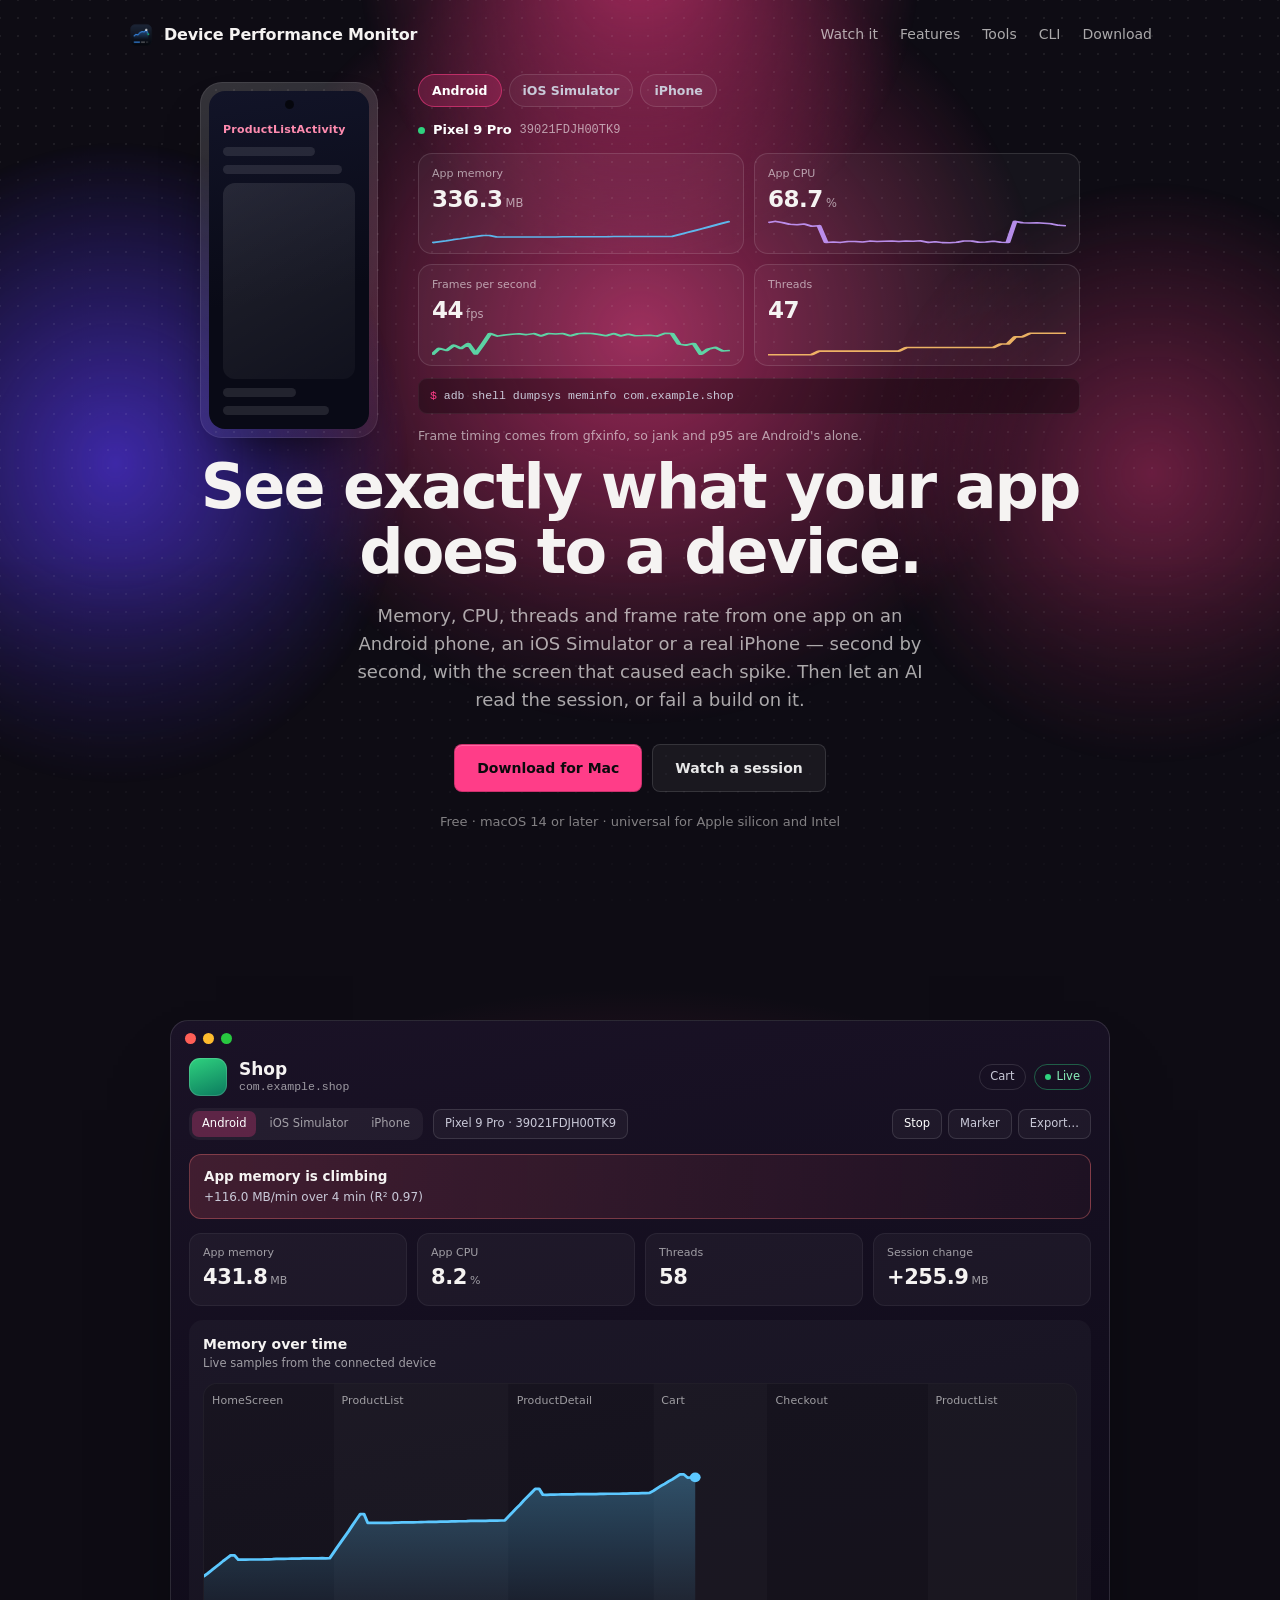
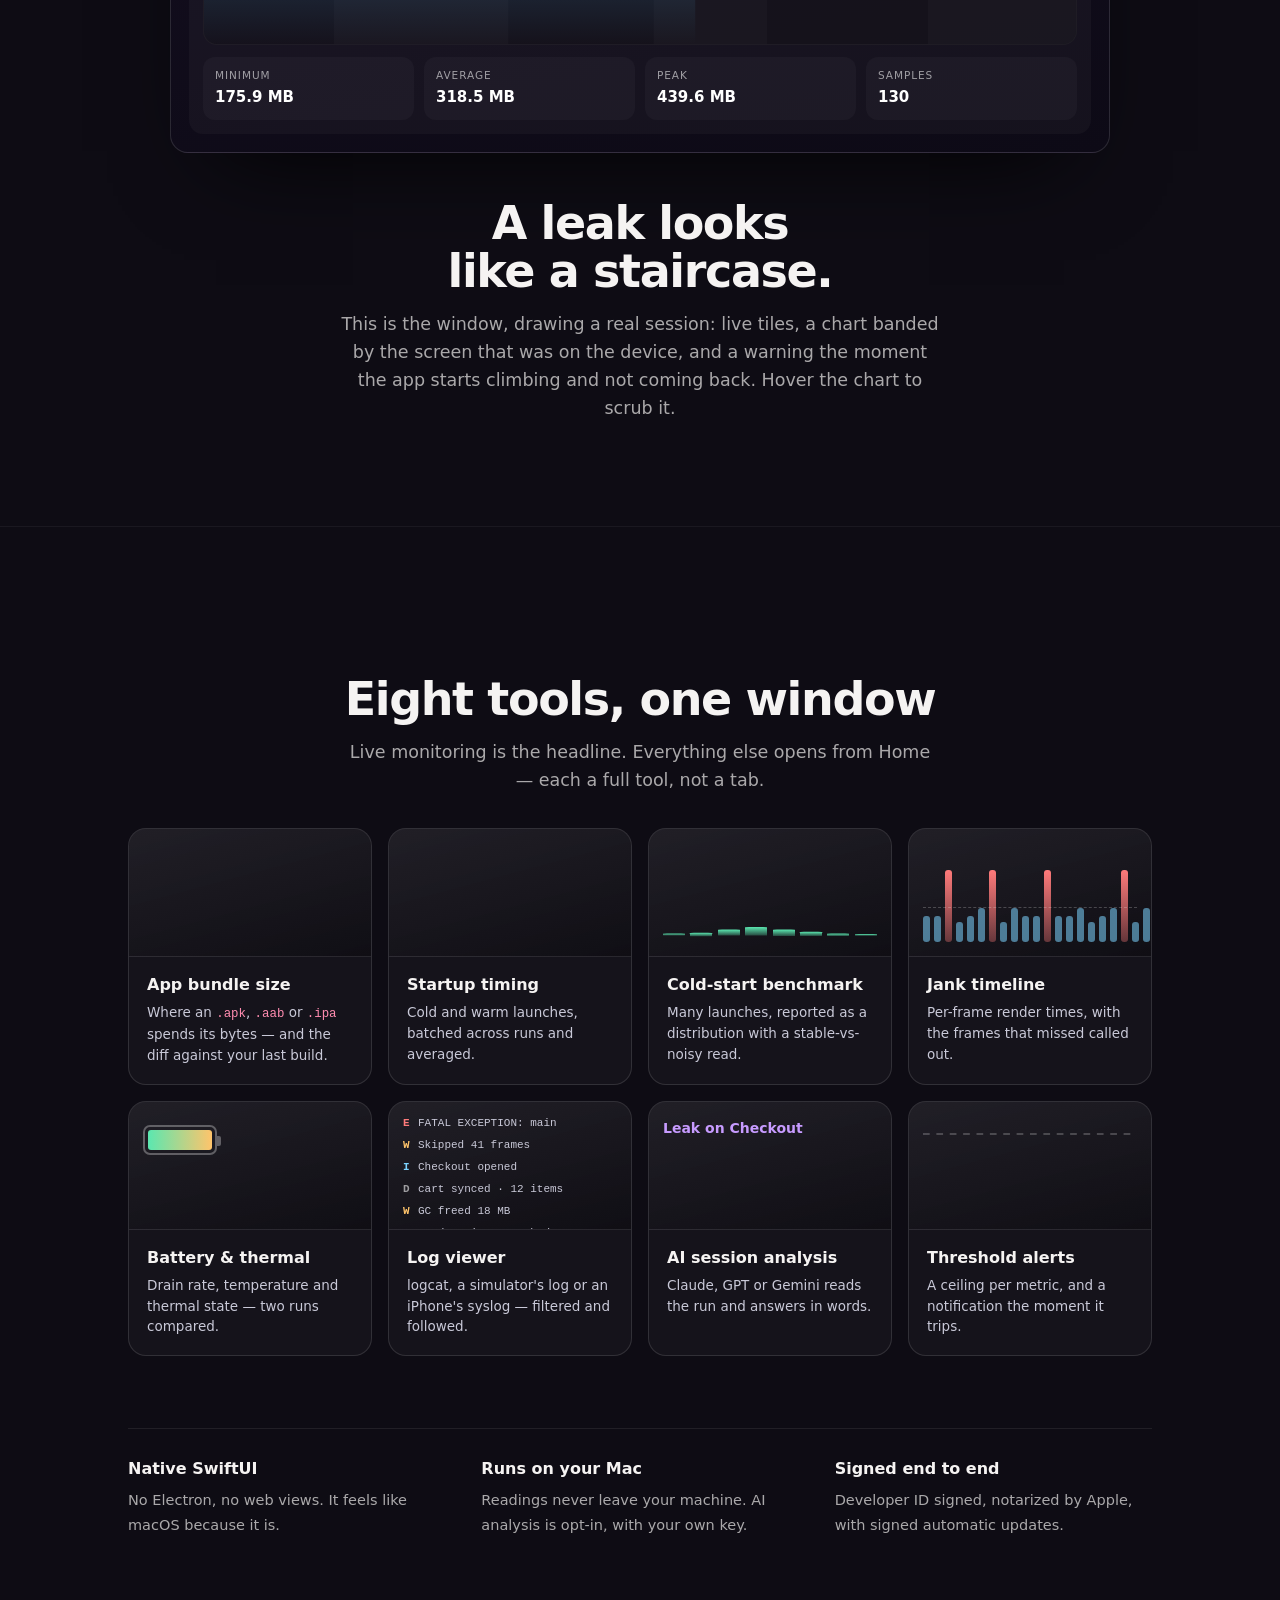
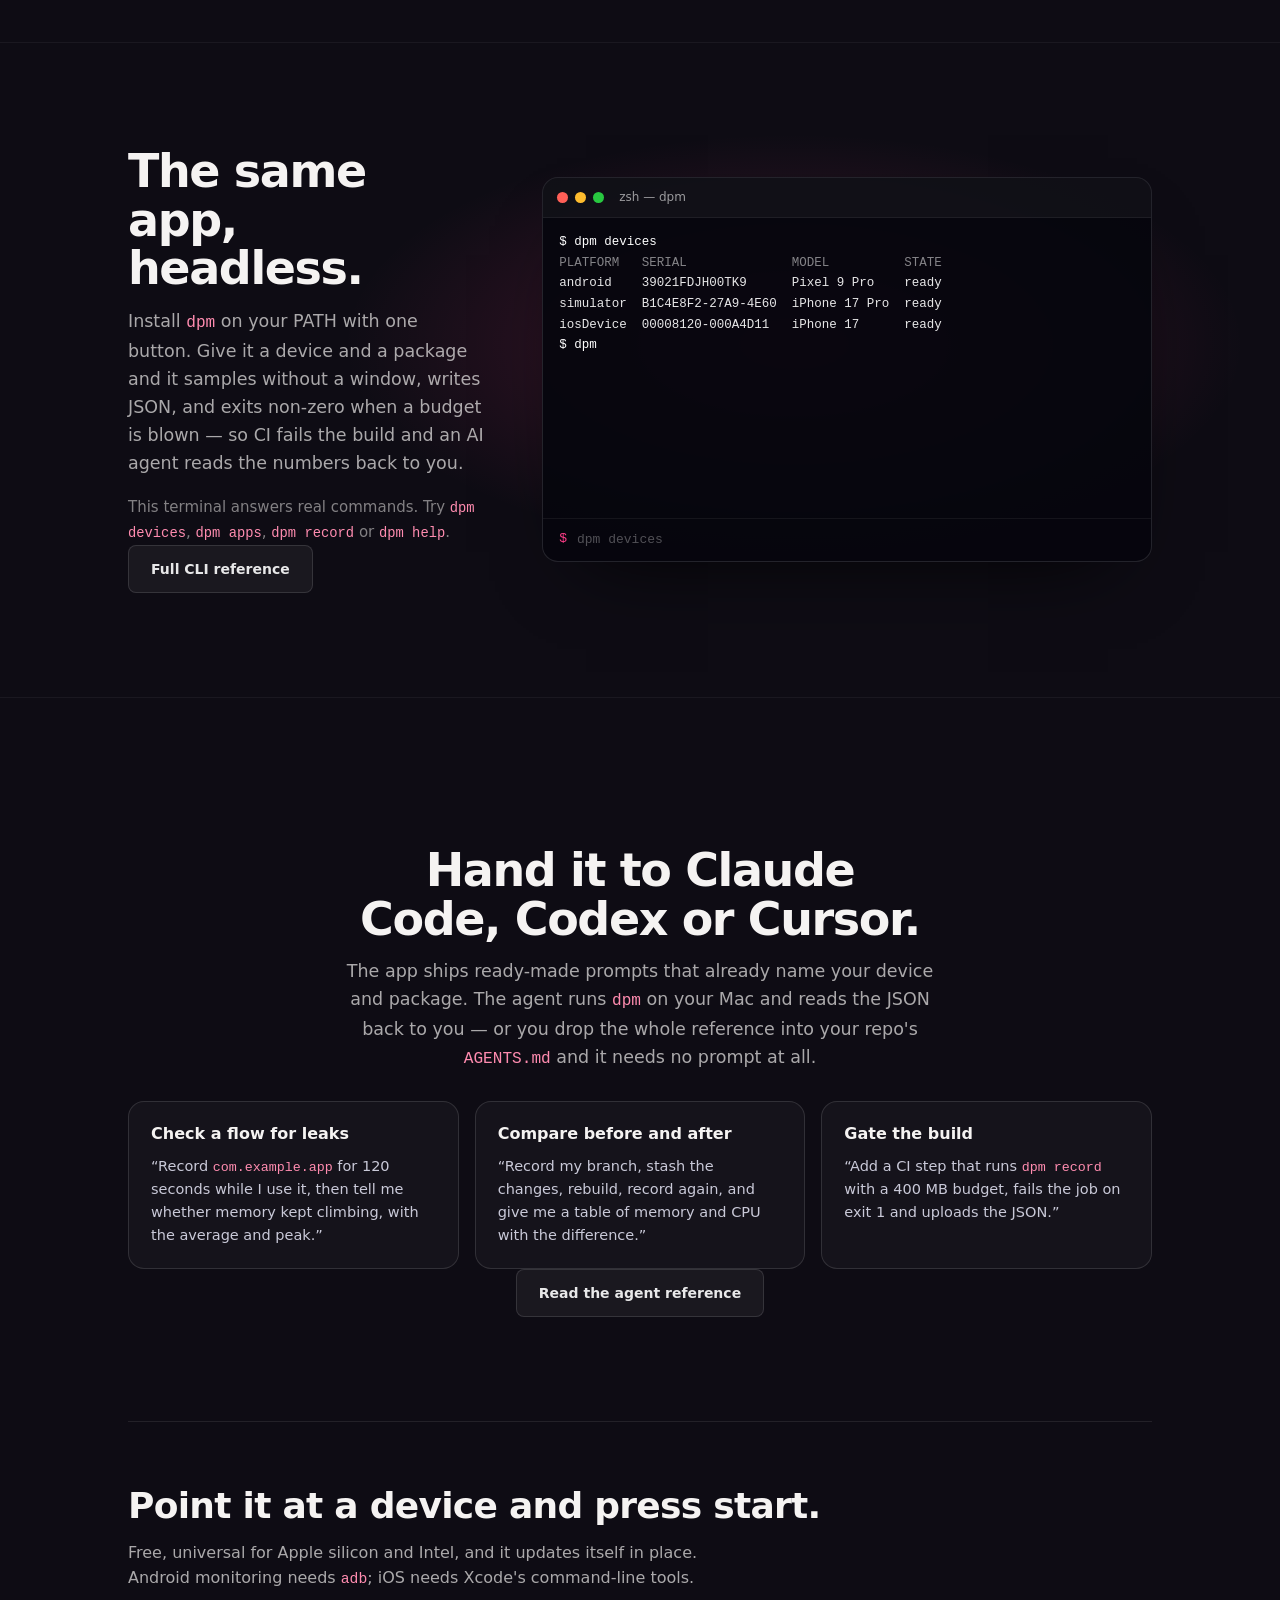
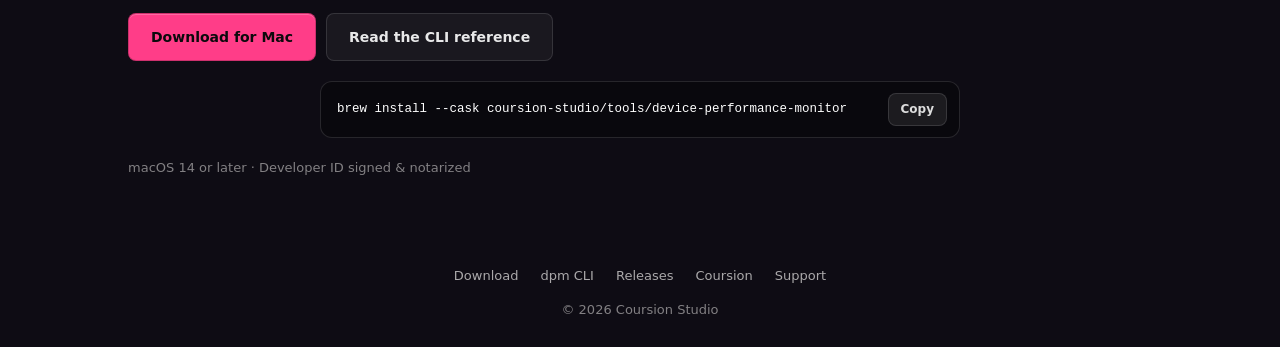
<file: index.html>
<!doctype html>
<html lang="en">
<head>
  <meta charset="utf-8" />
  <meta name="viewport" content="width=device-width, initial-scale=1" />
  <title>Device Performance Monitor — see what your app does to a device</title>
  <meta name="description" content="A native macOS app that watches the live memory, CPU, threads and frame rate of one app on an Android phone, an iOS Simulator or a real iPhone — with AI session analysis, a device toolbox and a dpm command line for CI and AI agents." />
  <link rel="canonical" href="https://dpm.coursion.studio/" />
  <link rel="icon" type="image/png" href="icon.png" />
  <link rel="stylesheet" href="stage.css?v=1d5ceac846" />
  <link rel="stylesheet" href="dpm.css?v=30ded7b34a" />
  <meta property="og:type" content="website" />
  <meta property="og:url" content="https://dpm.coursion.studio/" />
  <meta property="og:title" content="Device Performance Monitor" />
  <meta property="og:description" content="Live memory, CPU, threads and frame rate for one app on Android, an iOS Simulator or a real iPhone — plus AI analysis, seven tools and a dpm CLI for CI and AI agents." />
  <meta property="og:image" content="https://dpm.coursion.studio/og.png" />
  <meta name="twitter:card" content="summary_large_image" />
  <meta name="theme-color" content="#070A1C" />
  <script type="application/ld+json">
  {
    "@context": "https://schema.org",
    "@type": "SoftwareApplication",
    "name": "Device Performance Monitor",
    "url": "https://dpm.coursion.studio/",
    "applicationCategory": "DeveloperApplication",
    "operatingSystem": "macOS 14 or later",
    "description": "Live memory, CPU, thread and frame-rate monitoring for one app on Android, an iOS Simulator or a real iPhone or iPad, with AI session analysis and a dpm command line for CI and AI agents.",
    "offers": { "@type": "Offer", "price": "0", "priceCurrency": "USD" },
    "publisher": { "@type": "Organization", "name": "Coursion Studio" }
  }
  </script>
  <script>document.documentElement.classList.add("js");window.__rv=setTimeout(function(){document.documentElement.classList.add("reveal-all")},4000);</script>
  <script defer src="palettes.js?v=5d2d7b0998"></script>
  <script>
    window.STAGE = {
      download: "https://github.com/Coursion-Studio/device-performance-monitor-website/releases/latest",
      palette: "aurora"
    };
  </script>
  <script defer src="stage.js?v=bda7026e0e"></script>
  <script defer src="dpm.js?v=19576da331"></script>
</head>
<body>
  <a class="skip" href="#features">Skip to the features</a>

  <header class="stage-hero reveal" data-live>
    <div class="mesh" aria-hidden="true"><i class="m1"></i><i class="m2"></i><i class="m3"></i><i class="m4"></i></div>
    <div class="container">
      <nav class="top">
        <a class="brand" href="#"><img src="icon.png" alt="" width="26" height="26" /><span>Device Performance Monitor</span></a>
        <div class="links">
          <a href="#live">Watch it</a>
          <a href="#features">Features</a>
          <a href="#features">Tools</a>
          <a href="cli.html">CLI</a>
          <a class="keep" href="#download">Download</a>
        </div>
      </nav>

      <div class="rig" data-stage="rig">
        <div class="rig-phone" aria-hidden="true">
          <span class="rig-notch"></span>
          <div class="rig-screen">
            <span class="rig-screen-name" data-rig-screen>HomeScreen</span>
            <span class="rig-row w70"></span>
            <span class="rig-row w90"></span>
            <span class="rig-card"></span>
            <span class="rig-row w55"></span>
            <span class="rig-row w80"></span>
          </div>
        </div>

        <div class="rig-panel">
          <div class="rig-chips" role="group" aria-label="Platform">
            <button type="button" data-rig-platform="android" class="on">Android</button>
            <button type="button" data-rig-platform="simulator">iOS Simulator</button>
            <button type="button" data-rig-platform="iosDevice">iPhone</button>
          </div>
          <p class="rig-device"><span class="rig-live"></span><b data-rig-device>Pixel 9 Pro</b><span data-rig-serial>39021FDJH00TK9</span></p>
          <ul class="rig-tiles" data-rig-tiles>
            <li data-rig-metric="mem"><span class="rig-label">App memory</span><b data-rig-value>—</b><span class="rig-unit">MB</span><svg class="rig-spark" viewBox="0 0 120 34" preserveAspectRatio="none"><path data-rig-spark fill="none" stroke="#5CC8FF" stroke-width="2" stroke-linejoin="round" d="" /></svg></li>
            <li data-rig-metric="cpu"><span class="rig-label">App CPU</span><b data-rig-value>—</b><span class="rig-unit">%</span><svg class="rig-spark" viewBox="0 0 120 34" preserveAspectRatio="none"><path data-rig-spark fill="none" stroke="#C79BFF" stroke-width="2" stroke-linejoin="round" d="" /></svg></li>
            <li data-rig-metric="fps"><span class="rig-label">Frames per second</span><b data-rig-value>—</b><span class="rig-unit">fps</span><svg class="rig-spark" viewBox="0 0 120 34" preserveAspectRatio="none"><path data-rig-spark fill="none" stroke="#5BE7B0" stroke-width="2" stroke-linejoin="round" d="" /></svg></li>
            <li data-rig-metric="threads"><span class="rig-label">Threads</span><b data-rig-value>—</b><span class="rig-unit"></span><svg class="rig-spark" viewBox="0 0 120 34" preserveAspectRatio="none"><path data-rig-spark fill="none" stroke="#FFC46B" stroke-width="2" stroke-linejoin="round" d="" /></svg></li>
          </ul>
          <p class="rig-cmd" data-rig-command>adb shell dumpsys meminfo com.example.shop</p>
          <p class="rig-foot" data-rig-note>Frame timing comes from gfxinfo, so jank and p95 are Android's alone.</p>
        </div>
      </div>

      <div class="hero-copy">
        <h1 class="rise" style="--d:.08s">See exactly what your app<br /> does to a device.</h1>
        <p class="sub rise" style="--d:.14s">Memory, CPU, threads and frame rate from one app on an Android phone, an iOS Simulator or a real iPhone — second by second, with the screen that caused each spike. Then let an AI read the session, or fail a build on it.</p>
        <div class="cta-row rise" style="--d:.2s">
          <a class="btn primary" href="https://github.com/Coursion-Studio/device-performance-monitor-website/releases/latest" data-download>Download for Mac</a>
          <a class="btn outline" href="#live">Watch a session</a>
        </div>
        <p class="req-note rise" style="--d:.24s">Free · macOS 14 or later · universal for Apple silicon and Intel</p>
      </div>
    </div>
  </header>

  <main>
    <section id="live" class="sec reveal" data-stage="chart" aria-labelledby="live-title">
      <div class="glow" aria-hidden="true"></div>
      <div class="container">
        <div class="appwin rise" data-chart-plotwrap>
          <div class="appwin-bar"><span></span><span></span><span></span></div>
          <div class="appwin-head">
            <span class="appwin-icon"></span>
            <span class="appwin-name"><b>Shop</b><i>com.example.shop</i></span>
            <span class="appwin-status"><span class="appwin-chip" data-chart-screenchip>ProductList</span><span class="appwin-live" data-chart-state>Live</span></span>
          </div>
          <div class="appwin-tools">
            <span class="appwin-seg"><i class="on">Android</i><i>iOS Simulator</i><i>iPhone</i></span>
            <span class="appwin-pill">Pixel 9 Pro · 39021FDJH00TK9</span>
            <span class="appwin-acts"><i class="stop">Stop</i><i>Marker</i><i>Export…</i></span>
          </div>
          <div class="appwin-banner" data-chart-banner>
            <b>App memory is climbing</b><span data-chart-rate>+116.0 MB/min over 4 min (R² 0.97)</span>
          </div>
          <ul class="appwin-tiles">
            <li><span>App memory</span><b data-chart-tile-mem>—</b><i>MB</i></li>
            <li><span>App CPU</span><b data-chart-tile-cpu>—</b><i>%</i></li>
            <li><span>Threads</span><b data-chart-tile-threads>—</b><i></i></li>
            <li><span>Session change</span><b data-chart-tile-delta>—</b><i>MB</i></li>
          </ul>
          <div class="appwin-panel">
            <div class="appwin-panel-head"><b>Memory over time</b><span>Live samples from the connected device</span></div>
            <div class="chart-plot" data-chart-plot>
              <svg class="chart-svg" viewBox="0 0 720 240" preserveAspectRatio="none" aria-hidden="true">
                <defs>
                  <linearGradient id="fillGrad" x1="0" y1="0" x2="0" y2="1">
                    <stop offset="0%" stop-color="#5CC8FF" stop-opacity=".32" />
                    <stop offset="100%" stop-color="#5CC8FF" stop-opacity="0" />
                  </linearGradient>
                </defs>
                <g data-chart-bands></g>
                <path data-chart-fill fill="url(#fillGrad)" d="" />
                <path data-chart-line fill="none" stroke="#5CC8FF" stroke-width="2.5" stroke-linejoin="round" stroke-linecap="round" d="" />
                <line data-chart-rule x1="0" y1="0" x2="0" y2="240" stroke="rgb(255 255 255 / .35)" stroke-width="1" stroke-dasharray="4 4" opacity="0" />
                <circle data-chart-head r="4.5" fill="#5CC8FF" cx="0" cy="0" opacity="0" />
              </svg>
              <div class="chart-bandrow" data-chart-labels></div>
              <div class="chart-readout" data-chart-readout hidden><b data-chart-value>—</b><span data-chart-screen>—</span></div>
            </div>
            <ul class="chart-stats">
              <li><span>Minimum</span><b data-chart-min>—</b></li>
              <li><span>Average</span><b data-chart-avg>—</b></li>
              <li><span>Peak</span><b data-chart-peak>—</b></li>
              <li><span>Samples</span><b data-chart-count>—</b></li>
            </ul>
          </div>
        </div>

        <div class="sec-head center">
          <h2 id="live-title" class="rise" style="--d:.08s">A leak looks like a staircase.</h2>
          <p class="rise" style="--d:.14s">This is the window, drawing a real session: live tiles, a chart banded by the screen that was on the device, and a warning the moment the app starts climbing and not coming back. Hover the chart to scrub it.</p>
        </div>
      </div>
    </section>

    <section id="features" class="sec reveal" data-live>
      <div class="container">
        <div class="sec-head center">
          <h2 class="rise">Eight tools, one window</h2>
          <p class="rise" style="--d:.06s">Live monitoring is the headline. Everything else opens from Home — each a full tool, not a tab.</p>
        </div>
        <ul class="demo-grid">
          <li class="demo-card rise" style="--d:.06s">
            <div class="demo demo-bundle" aria-hidden="true">
              <span class="b b1"></span><span class="b b2"></span><span class="b b3"></span>
              <span class="b b4"></span><span class="b b5"></span><span class="b b6"></span>
            </div>
            <h3>App bundle size</h3>
            <p>Where an <code>.apk</code>, <code>.aab</code> or <code>.ipa</code> spends its bytes — and the diff against your last build.</p>
          </li>
          <li class="demo-card rise" style="--d:.1s">
            <div class="demo demo-startup" aria-hidden="true">
              <span class="run"><i style="--w:62%"></i><em>412 ms</em></span>
              <span class="run"><i style="--w:78%"></i><em>518 ms</em></span>
              <span class="run"><i style="--w:47%"></i><em>309 ms</em></span>
            </div>
            <h3>Startup timing</h3>
            <p>Cold and warm launches, batched across runs and averaged.</p>
          </li>
          <li class="demo-card rise" style="--d:.14s">
            <div class="demo demo-bench" aria-hidden="true">
              <span class="bar" style="--h:22%"></span><span class="bar" style="--h:38%"></span>
              <span class="bar" style="--h:64%"></span><span class="bar" style="--h:92%"></span>
              <span class="bar" style="--h:70%"></span><span class="bar" style="--h:44%"></span>
              <span class="bar" style="--h:28%"></span><span class="bar" style="--h:18%"></span>
              <span class="p95"><em>p95</em></span>
            </div>
            <h3>Cold-start benchmark</h3>
            <p>Many launches, reported as a distribution with a stable-vs-noisy read.</p>
          </li>
          <li class="demo-card rise" style="--d:.18s">
            <div class="demo demo-jank" aria-hidden="true">
              <span class="track">
                <i></i><i></i><i class="bad"></i><i></i><i></i><i></i><i class="bad"></i><i></i>
                <i></i><i></i><i></i><i class="bad"></i><i></i><i></i><i></i><i></i>
                <i></i><i></i><i class="bad"></i><i></i><i></i><i></i><i></i><i></i>
              </span>
              <span class="line"></span>
            </div>
            <h3>Jank timeline</h3>
            <p>Per-frame render times, with the frames that missed called out.</p>
          </li>
          <li class="demo-card rise" style="--d:.22s">
            <div class="demo demo-battery" aria-hidden="true">
              <span class="cell"><i></i></span>
              <svg viewBox="0 0 120 40" preserveAspectRatio="none"><path d="M2 34 L28 30 L54 24 L80 15 L118 6" fill="none" stroke="#FF8AB0" stroke-width="2.5" stroke-linecap="round" /></svg>
              <em>38 °C</em>
            </div>
            <h3>Battery &amp; thermal</h3>
            <p>Drain rate, temperature and thermal state — two runs compared.</p>
          </li>
          <li class="demo-card rise" style="--d:.26s">
            <div class="demo demo-logs" aria-hidden="true">
              <span class="feed">
                <i><b class="e">E</b>FATAL EXCEPTION: main</i>
                <i><b class="w">W</b>Skipped 41 frames</i>
                <i><b class="i">I</b>Checkout opened</i>
                <i><b class="d">D</b>cart synced · 12 items</i>
                <i><b class="w">W</b>GC freed 18 MB</i>
                <i><b class="i">I</b>ProductList attached</i>
              </span>
            </div>
            <h3>Log viewer</h3>
            <p>logcat, a simulator's log or an iPhone's syslog — filtered and followed.</p>
          </li>
          <li class="demo-card rise" style="--d:.3s">
            <div class="demo demo-ai" aria-hidden="true">
              <span class="verdict"><b>Leak on Checkout</b><span class="typing"></span></span>
              <span class="chips"><i>+421 MB</i><i>R² 0.97</i><i>4 findings</i></span>
            </div>
            <h3>AI session analysis</h3>
            <p>Claude, GPT or Gemini reads the run and answers in words.</p>
          </li>
          <li class="demo-card rise" style="--d:.34s">
            <div class="demo demo-alert" aria-hidden="true">
              <svg viewBox="0 0 160 60" preserveAspectRatio="none">
                <line x1="0" y1="18" x2="160" y2="18" stroke="rgb(255 255 255 / .28)" stroke-width="1.5" stroke-dasharray="5 5" />
                <path d="M2 52 L26 48 L50 44 L74 36 L98 26 L122 14 L158 8" fill="none" stroke="#FFC46B" stroke-width="2.5" stroke-linecap="round" />
              </svg>
              <span class="toast"><b>App memory over 400 MB</b></span>
            </div>
            <h3>Threshold alerts</h3>
            <p>A ceiling per metric, and a notification the moment it trips.</p>
          </li>
        </ul>
        <ul class="trust">
          <li class="rise" style="--d:.06s"><b>Native SwiftUI</b><span>No Electron, no web views. It feels like macOS because it is.</span></li>
          <li class="rise" style="--d:.1s"><b>Runs on your Mac</b><span>Readings never leave your machine. AI analysis is opt-in, with your own key.</span></li>
          <li class="rise" style="--d:.14s"><b>Signed end to end</b><span>Developer ID signed, notarized by Apple, with signed automatic updates.</span></li>
        </ul>
      </div>
    </section>

    <section id="cli" class="sec sec-split reveal" data-stage="terminal" aria-labelledby="cli-title">
      <div class="glow" aria-hidden="true"></div>
      <div class="container split">
        <div class="split-copy">
          <h2 id="cli-title" class="rise">The same app, headless.</h2>
          <p class="rise" style="--d:.06s">Install <code>dpm</code> on your PATH with one button. Give it a device and a package and it samples without a window, writes JSON, and exits non-zero when a budget is blown — so CI fails the build and an AI agent reads the numbers back to you.</p>
          <p class="aside rise" style="--d:.1s">This terminal answers real commands. Try <code>dpm devices</code>, <code>dpm apps</code>, <code>dpm record</code> or <code>dpm help</code>.</p>
          <div class="cta-row rise" style="--d:.14s">
            <a class="btn outline" href="cli.html">Full CLI reference</a>
          </div>
        </div>
        <div class="split-stage">
          <div class="term rise" data-term>
            <div class="term-bar"><span></span><span></span><span></span><em>zsh — dpm</em></div>
            <div class="term-body" data-term-body></div>
            <div class="term-input">
              <span class="term-prompt">$</span>
              <input data-term-input type="text" spellcheck="false" autocomplete="off" aria-label="Type a dpm command" placeholder="dpm devices" />
            </div>
          </div>
        </div>
      </div>
    </section>

    <section id="agents" class="sec reveal" aria-labelledby="agents-title">
      <div class="container">
        <div class="sec-head center">
          <h2 id="agents-title" class="rise">Hand it to Claude Code, Codex or Cursor.</h2>
          <p class="rise" style="--d:.06s">The app ships ready-made prompts that already name your device and package. The agent runs <code>dpm</code> on your Mac and reads the JSON back to you — or you drop the whole reference into your repo's <code>AGENTS.md</code> and it needs no prompt at all.</p>
        </div>
        <ul class="prompt-grid">
          <li class="prompt-card rise" style="--d:.08s"><h3>Check a flow for leaks</h3><p>“Record <code>com.example.app</code> for 120 seconds while I use it, then tell me whether memory kept climbing, with the average and peak.”</p></li>
          <li class="prompt-card rise" style="--d:.12s"><h3>Compare before and after</h3><p>“Record my branch, stash the changes, rebuild, record again, and give me a table of memory and CPU with the difference.”</p></li>
          <li class="prompt-card rise" style="--d:.16s"><h3>Gate the build</h3><p>“Add a CI step that runs <code>dpm record</code> with a 400 MB budget, fails the job on exit 1 and uploads the JSON.”</p></li>
        </ul>
        <div class="cta-row center rise" style="--d:.2s">
          <a class="btn outline" href="cli.md">Read the agent reference</a>
        </div>
      </div>
    </section>

    <div class="container">
      <section id="download" class="cta-band">
        <h2>Point it at a device and press start.</h2>
        <p class="lede">Free, universal for Apple silicon and Intel, and it updates itself in place. Android monitoring needs <code>adb</code>; iOS needs Xcode's command-line tools.</p>
        <div class="cta-row">
          <a class="btn primary" href="https://github.com/Coursion-Studio/device-performance-monitor-website/releases/latest" data-download>Download for Mac</a>
          <a class="btn outline" href="cli.html">Read the CLI reference</a>
        </div>
        <div class="brew">
          <code>brew install --cask coursion-studio/tools/device-performance-monitor</code>
          <button class="copy-btn" type="button" aria-label="Copy the Homebrew command"><span>Copy</span></button>
        </div>
        <p class="req-note">macOS 14 or later · Developer ID signed &amp; notarized</p>
      </section>
    </div>
  </main>

  <div class="container">
    <footer>
      <div class="links">
        <a href="#download">Download</a>
        <a href="cli.html">dpm CLI</a>
        <a href="https://github.com/Coursion-Studio/device-performance-monitor-website/releases/latest">Releases</a>
        <a href="https://coursion.studio">Coursion</a>
        <a href="mailto:support@coursion.studio">Support</a>
      </div>
      <div>© 2026 Coursion Studio</div>
    </footer>
  </div>
</body>
</html>
</file>
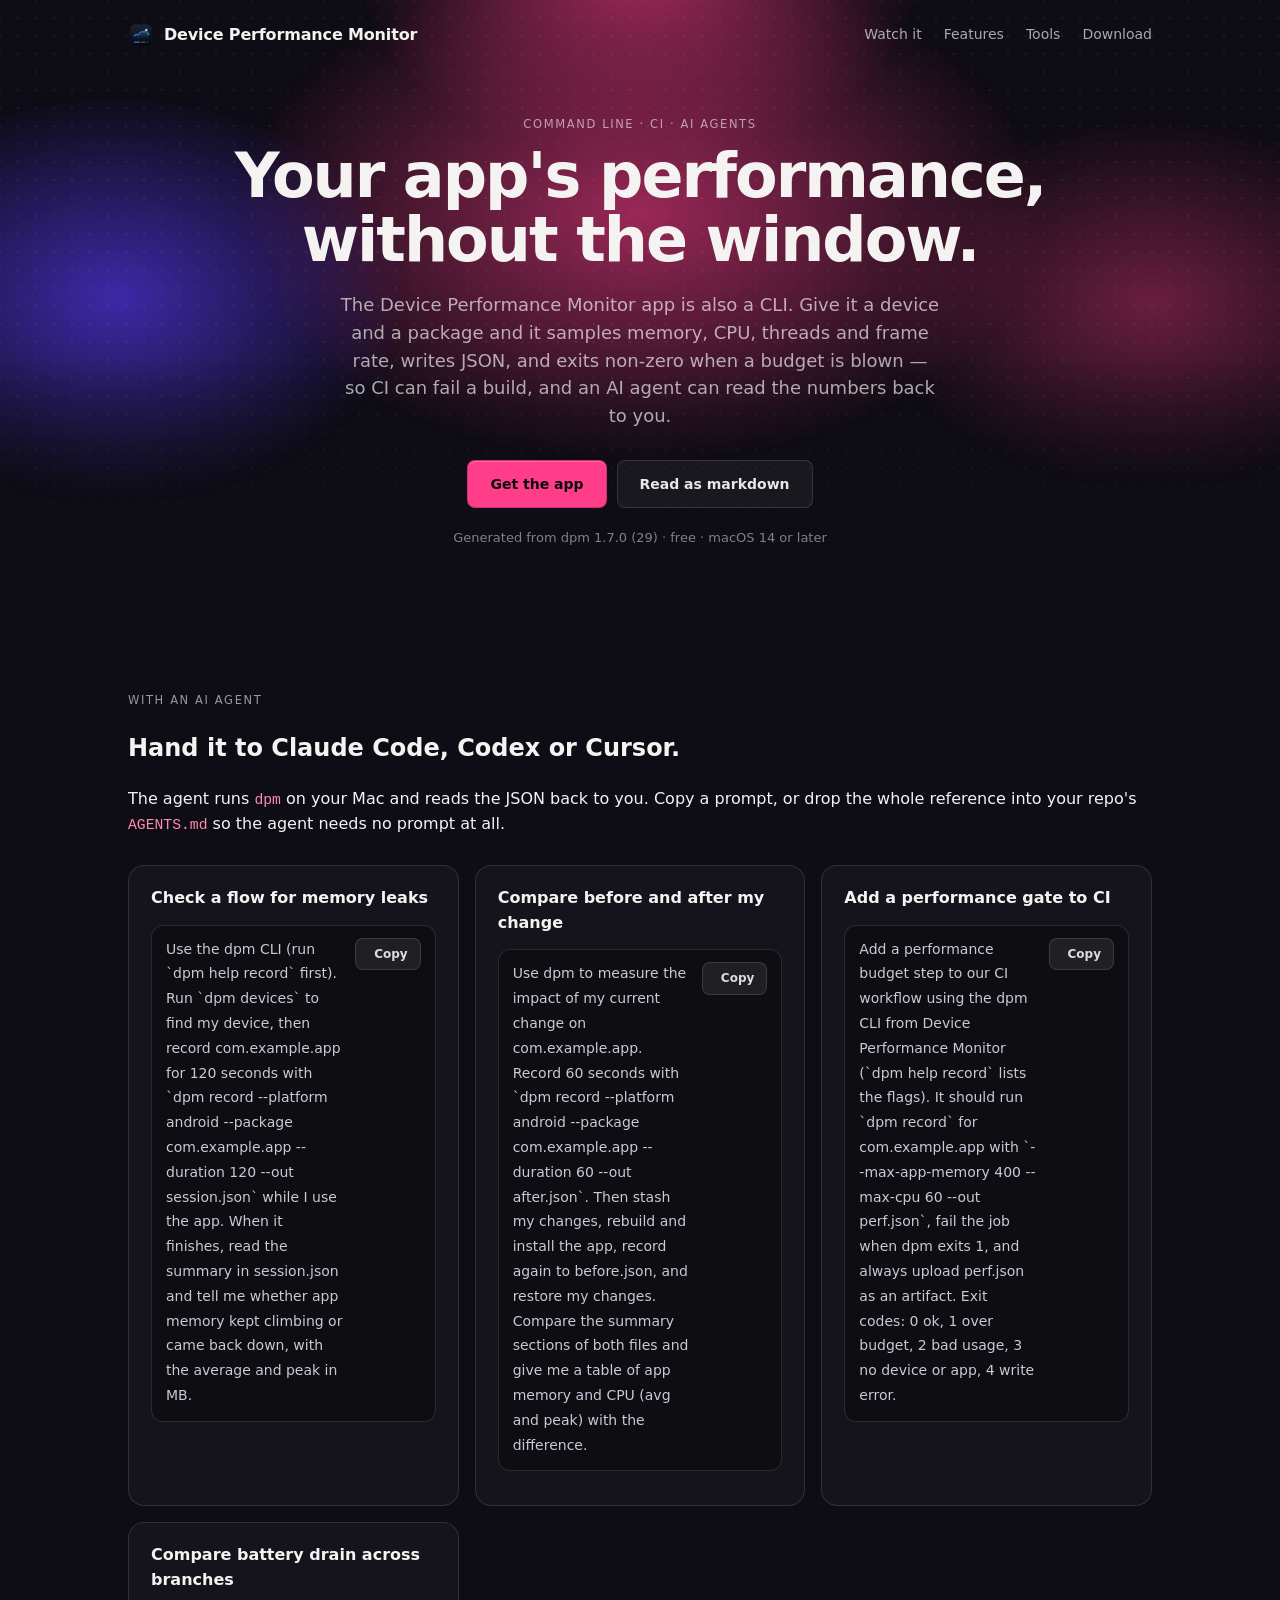
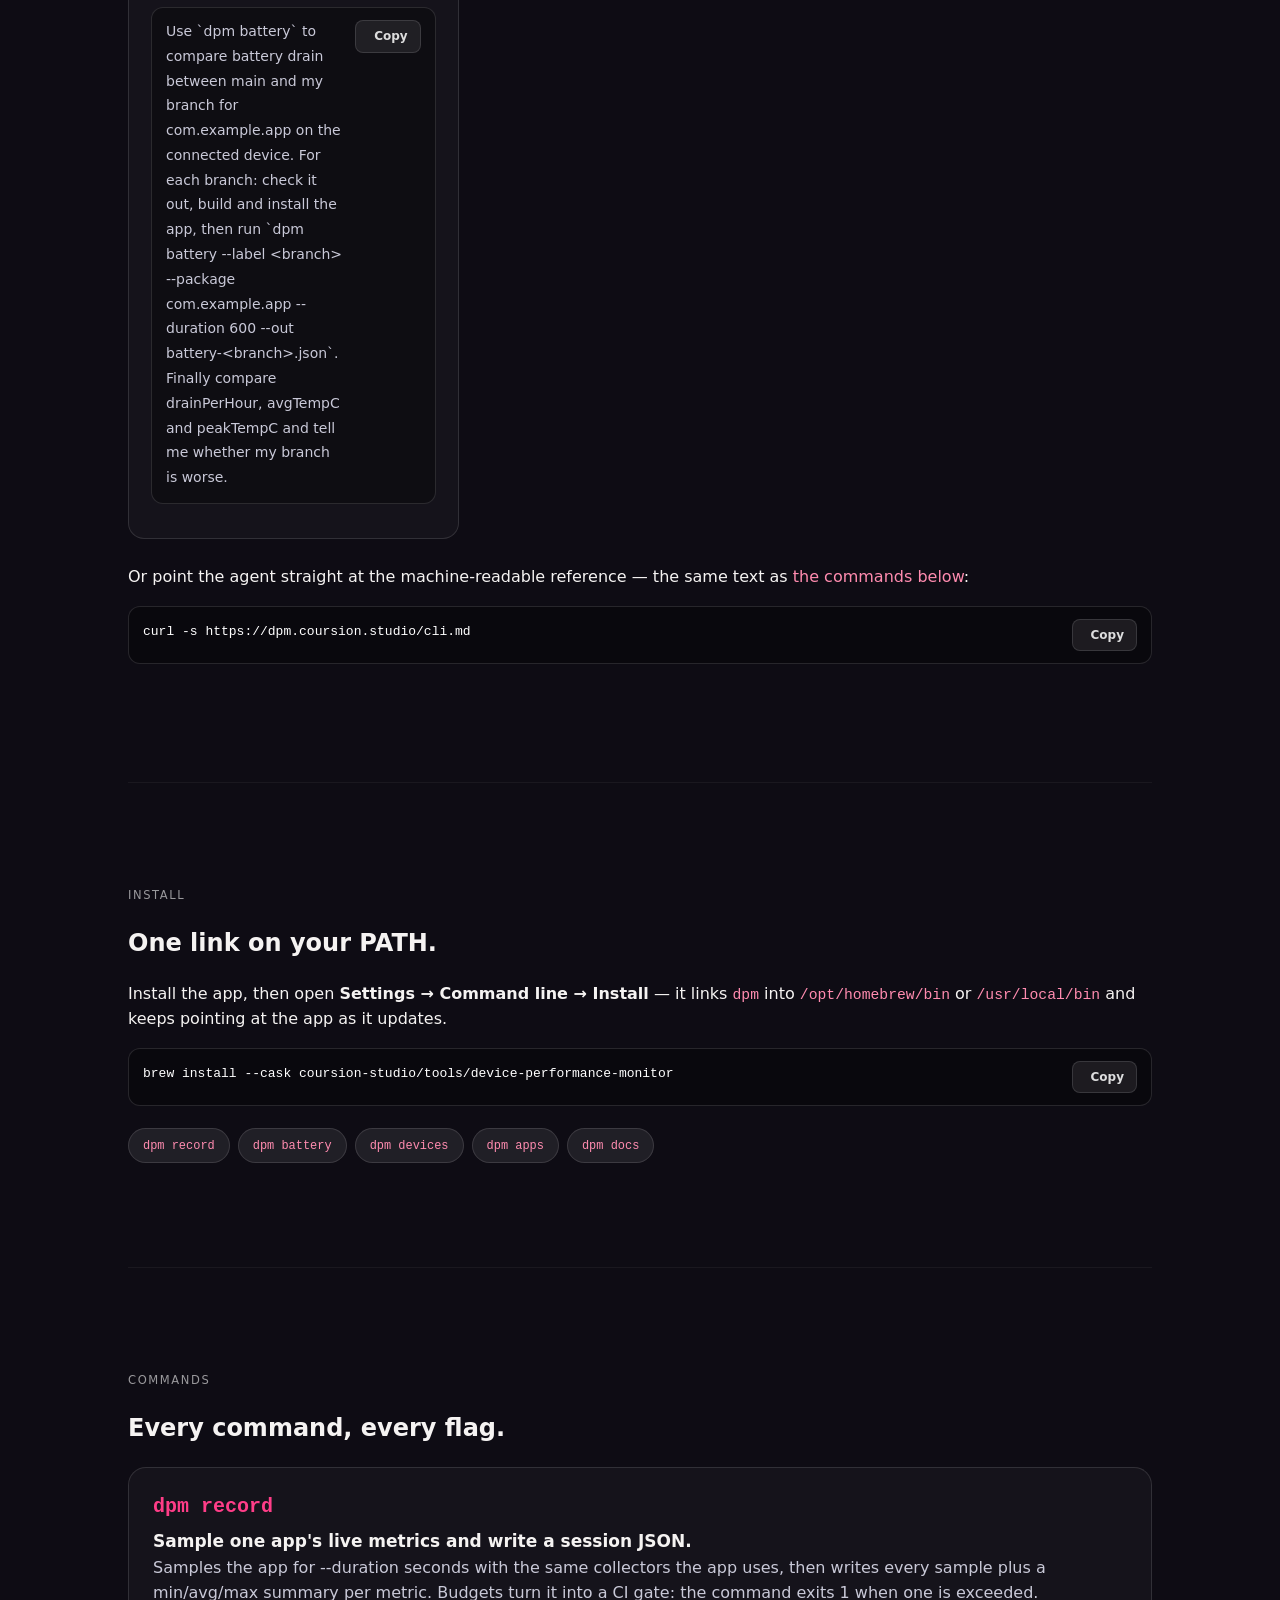
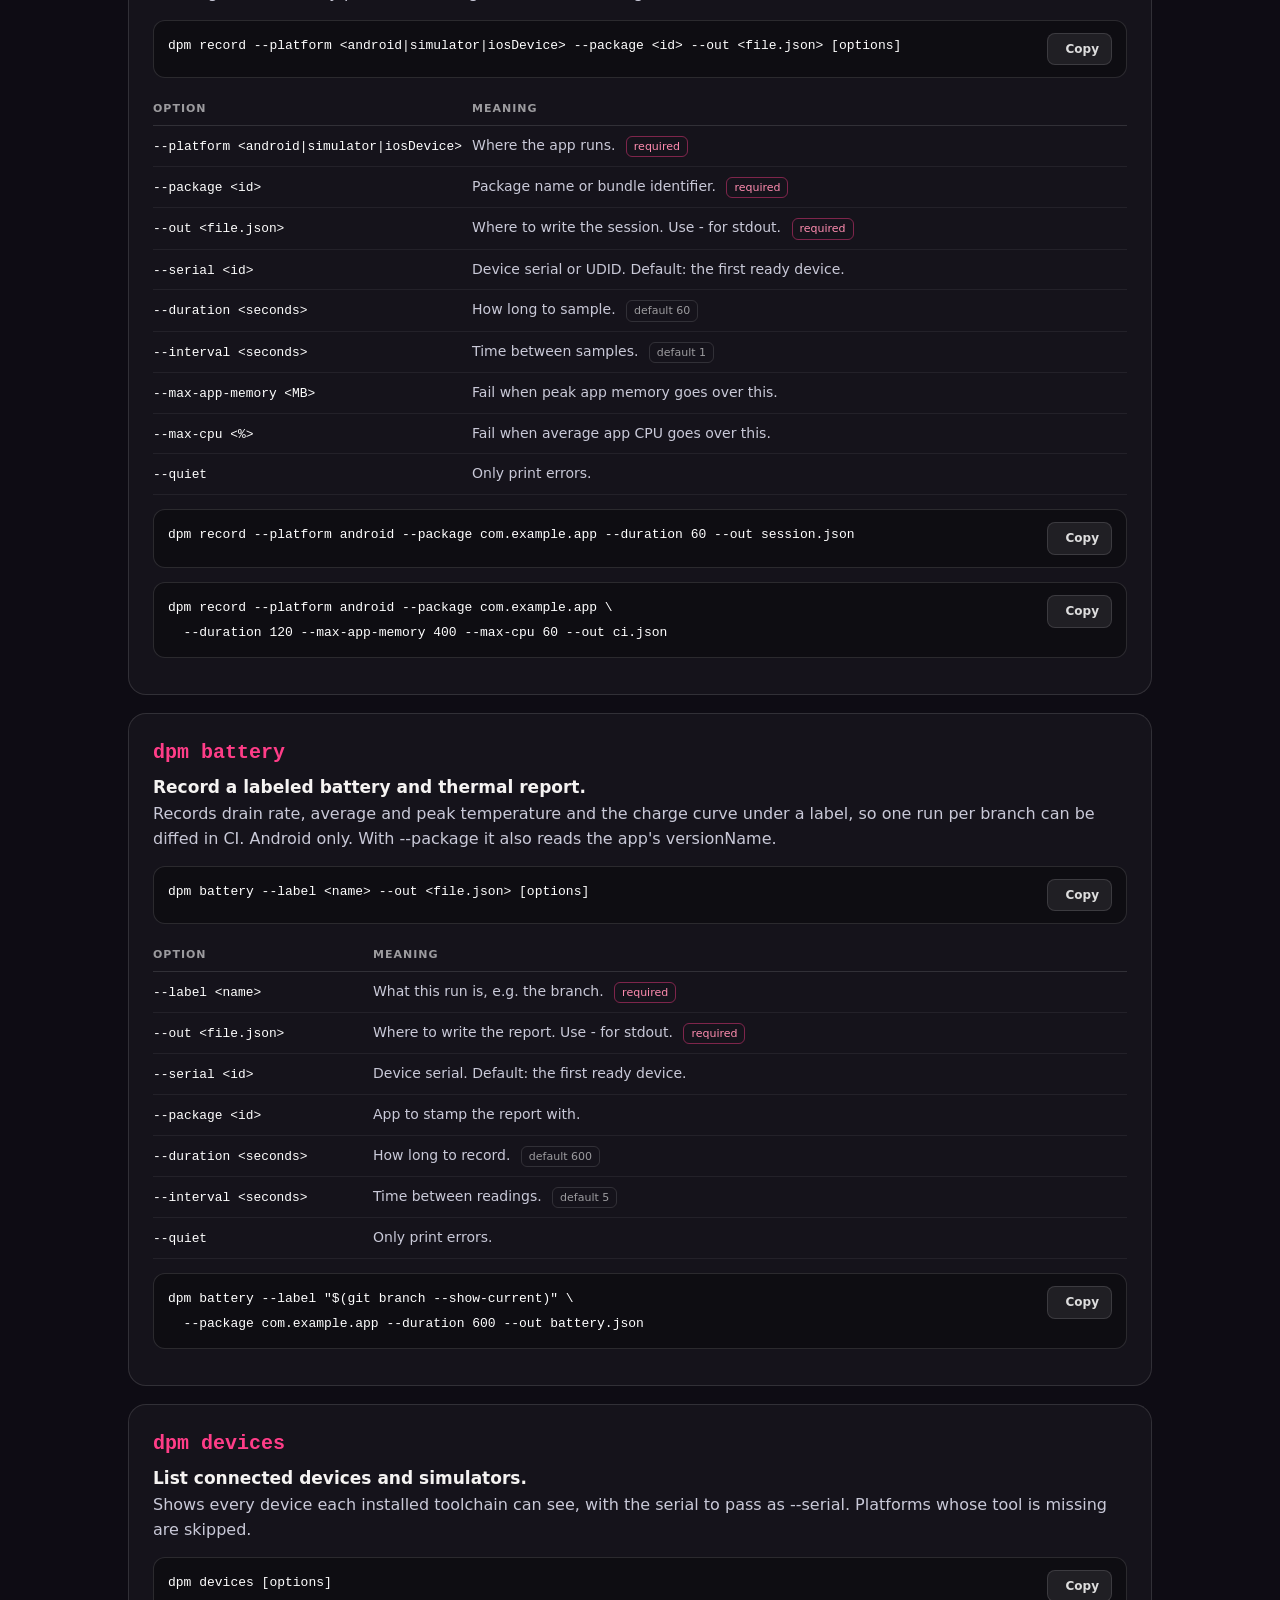
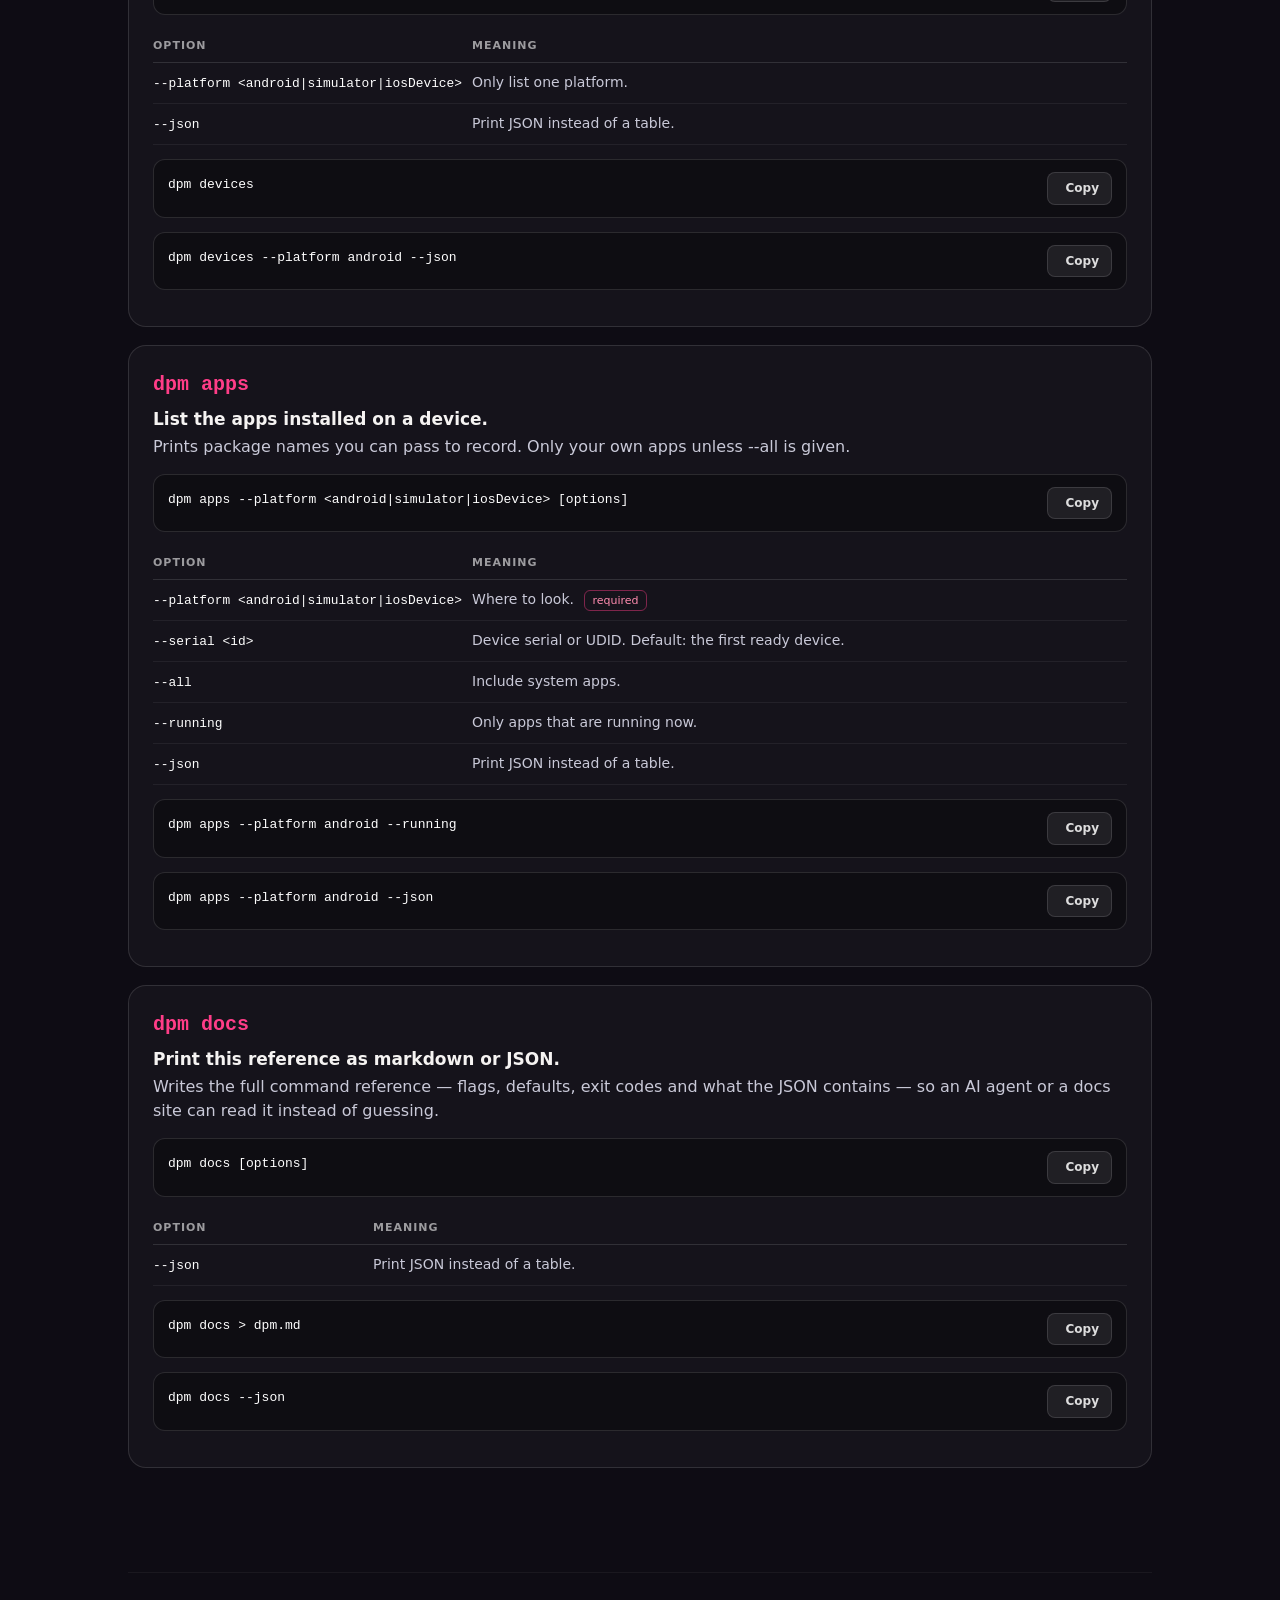
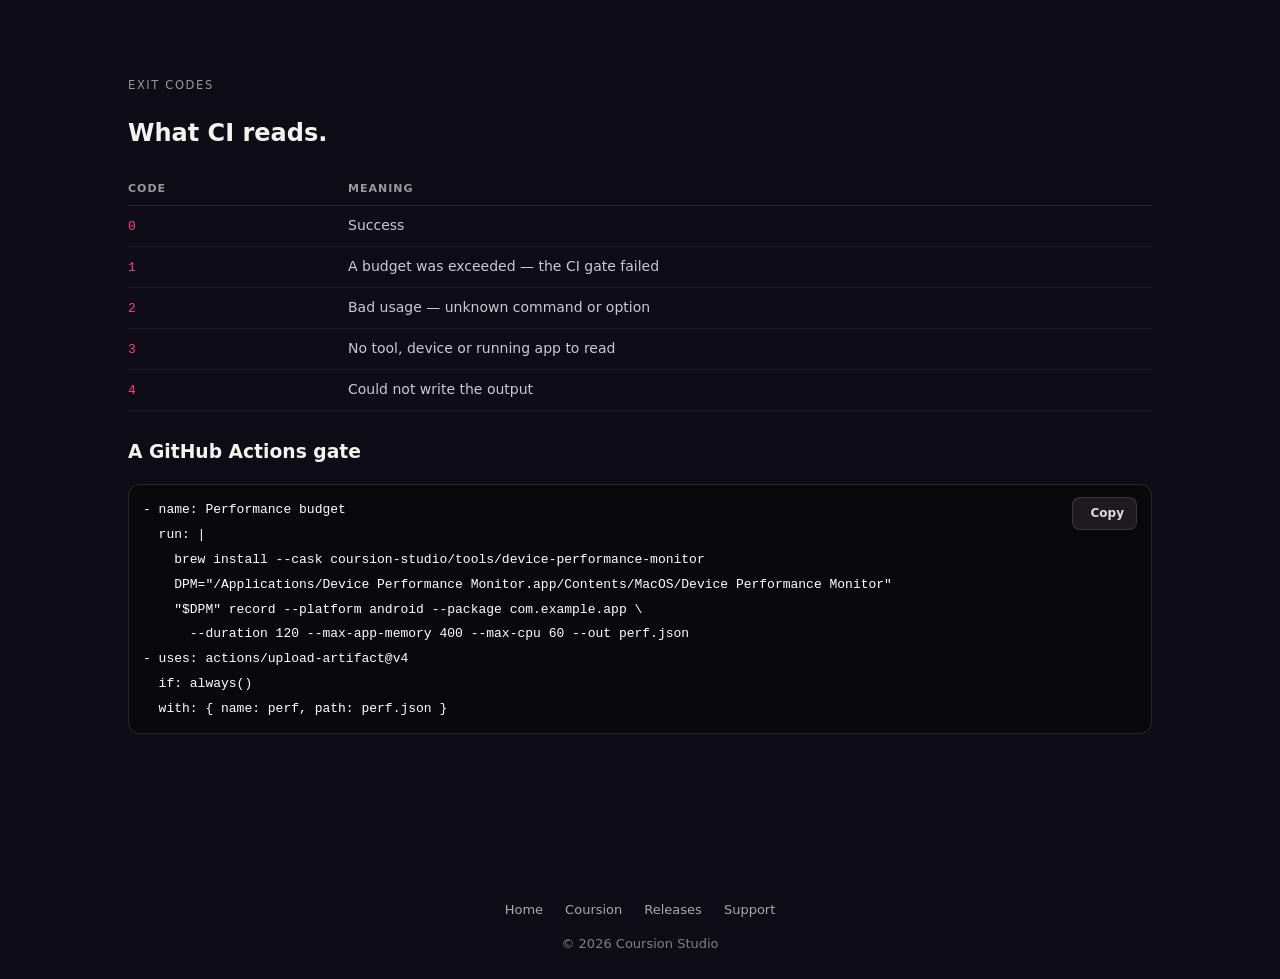
<file: cli.html>
<!doctype html>
<html lang="en">
<head>
  <meta charset="utf-8" />
  <meta name="viewport" content="width=device-width,initial-scale=1" />
  <title>dpm — the Device Performance Monitor command line for CI and AI agents</title>
  <meta name="description" content="Reference for the dpm CLI: record an app's memory, CPU and frame rate headlessly, fail a build on a performance budget, list devices and apps, and hand ready-made prompts to Claude Code, Codex or Cursor." />
  <meta property="og:title" content="dpm — the Device Performance Monitor CLI" />
  <meta property="og:description" content="Record performance headlessly, gate CI on a memory or CPU budget, and let an AI agent drive it. Every command, flag and exit code." />
  <meta property="og:type" content="article" />
  <meta property="og:url" content="https://dpm.coursion.studio/cli" />
  <meta property="og:image" content="https://dpm.coursion.studio/og.png" />
  <meta name="twitter:card" content="summary_large_image" />
  <link rel="icon" href="icon.png" />
  <link rel="stylesheet" href="stage.css?v=1d5ceac846" />
  <link rel="stylesheet" href="dpm.css?v=30ded7b34a" />
  <link rel="stylesheet" href="cli.css?v=5976efa798" />
  <link rel="alternate" type="text/markdown" href="https://dpm.coursion.studio/cli.md" title="dpm CLI reference as markdown" />
  <script>document.documentElement.classList.add("js");window.__rv=setTimeout(function(){document.documentElement.classList.add("reveal-all")},4000);</script>
  <script defer src="palettes.js?v=5d2d7b0998"></script>
  <script>window.STAGE = { palette: "aurora", download: "https://github.com/Coursion-Studio/device-performance-monitor-website/releases/latest" };</script>
  <script defer src="stage.js?v=bda7026e0e"></script>
  <script defer src="dpm.js?v=19576da331"></script>
</head>
<body>
  <header class="stage-hero doc-hero reveal" data-live>
    <div class="mesh" aria-hidden="true"><i class="m1"></i><i class="m2"></i><i class="m3"></i><i class="m4"></i></div>
    <div class="container">
      <nav class="top">
        <a class="brand" href="./"><img src="icon.png" alt="" width="26" height="26" /><span>Device Performance Monitor</span></a>
        <div class="links">
          <a href="./#live">Watch it</a>
          <a href="./#features">Features</a>
          <a href="./#tools">Tools</a>
          <a class="keep" href="./#download">Download</a>
        </div>
      </nav>
      <div class="hero-copy">
        <p class="eyebrow rise">COMMAND LINE · CI · AI AGENTS</p>
        <h1 class="rise" style="--d:.08s">Your app's performance,<br />without the window.</h1>
        <p class="sub rise" style="--d:.14s">The Device Performance Monitor app is also a CLI. Give it a device and a package and it samples memory, CPU, threads and frame rate, writes JSON, and exits non-zero when a budget is blown — so CI can fail a build, and an AI agent can read the numbers back to you.</p>
        <div class="cta-row rise" style="--d:.2s">
          <a class="btn primary" href="./#download" data-download>Get the app</a>
          <a class="btn outline" href="cli.md">Read as markdown</a>
        </div>
        <p class="req-note rise" style="--d:.24s">Generated from dpm 1.7.0 (29) · free · macOS 14 or later</p>
      </div>
    </div>
  </header>
  <main class="container">

    <section class="sec reveal" id="agent">
      <p class="eyebrow rise">WITH AN AI AGENT</p>
      <h2 class="rise">Hand it to Claude Code, Codex or Cursor.</h2>
      <p class="lede">The agent runs <code>dpm</code> on your Mac and reads the JSON back to you. Copy a prompt, or drop the whole reference into your repo's <code>AGENTS.md</code> so the agent needs no prompt at all.</p>
      <div class="prompt-grid"><article class="prompt-card rise"><h3>Check a flow for memory leaks</h3><div class="snippet prose"><pre><code>Use the dpm CLI (run `dpm help record` first). Run `dpm devices` to find my device, then record com.example.app for 120 seconds with `dpm record --platform android --package com.example.app --duration 120 --out session.json` while I use the app. When it finishes, read the summary in session.json and tell me whether app memory kept climbing or came back down, with the average and peak in MB.</code></pre><button class="copy-btn" type="button" aria-label="Copy prompt"><svg viewBox="0 0 24 24" fill="none" stroke="currentColor" stroke-width="2" stroke-linecap="round" stroke-linejoin="round"><rect x="9" y="9" width="13" height="13" rx="2"/><path d="M5 15H4a2 2 0 0 1-2-2V4a2 2 0 0 1 2-2h9a2 2 0 0 1 2 2v1"/></svg><span>Copy</span></button></div></article><article class="prompt-card rise"><h3>Compare before and after my change</h3><div class="snippet prose"><pre><code>Use dpm to measure the impact of my current change on com.example.app. Record 60 seconds with `dpm record --platform android --package com.example.app --duration 60 --out after.json`. Then stash my changes, rebuild and install the app, record again to before.json, and restore my changes. Compare the summary sections of both files and give me a table of app memory and CPU (avg and peak) with the difference.</code></pre><button class="copy-btn" type="button" aria-label="Copy prompt"><svg viewBox="0 0 24 24" fill="none" stroke="currentColor" stroke-width="2" stroke-linecap="round" stroke-linejoin="round"><rect x="9" y="9" width="13" height="13" rx="2"/><path d="M5 15H4a2 2 0 0 1-2-2V4a2 2 0 0 1 2-2h9a2 2 0 0 1 2 2v1"/></svg><span>Copy</span></button></div></article><article class="prompt-card rise"><h3>Add a performance gate to CI</h3><div class="snippet prose"><pre><code>Add a performance budget step to our CI workflow using the dpm CLI from Device Performance Monitor (`dpm help record` lists the flags). It should run `dpm record` for com.example.app with `--max-app-memory 400 --max-cpu 60 --out perf.json`, fail the job when dpm exits 1, and always upload perf.json as an artifact. Exit codes: 0 ok, 1 over budget, 2 bad usage, 3 no device or app, 4 write error.</code></pre><button class="copy-btn" type="button" aria-label="Copy prompt"><svg viewBox="0 0 24 24" fill="none" stroke="currentColor" stroke-width="2" stroke-linecap="round" stroke-linejoin="round"><rect x="9" y="9" width="13" height="13" rx="2"/><path d="M5 15H4a2 2 0 0 1-2-2V4a2 2 0 0 1 2-2h9a2 2 0 0 1 2 2v1"/></svg><span>Copy</span></button></div></article><article class="prompt-card rise"><h3>Compare battery drain across branches</h3><div class="snippet prose"><pre><code>Use `dpm battery` to compare battery drain between main and my branch for com.example.app on the connected device. For each branch: check it out, build and install the app, then run `dpm battery --label &lt;branch&gt; --package com.example.app --duration 600 --out battery-&lt;branch&gt;.json`. Finally compare drainPerHour, avgTempC and peakTempC and tell me whether my branch is worse.</code></pre><button class="copy-btn" type="button" aria-label="Copy prompt"><svg viewBox="0 0 24 24" fill="none" stroke="currentColor" stroke-width="2" stroke-linecap="round" stroke-linejoin="round"><rect x="9" y="9" width="13" height="13" rx="2"/><path d="M5 15H4a2 2 0 0 1-2-2V4a2 2 0 0 1 2-2h9a2 2 0 0 1 2 2v1"/></svg><span>Copy</span></button></div></article></div>
      <p class="lede mt">Or point the agent straight at the machine-readable reference — the same text as <a href="#cmd-record">the commands below</a>:</p>
      <div class="snippet"><pre><code>curl -s https://dpm.coursion.studio/cli.md</code></pre><button class="copy-btn" type="button" aria-label="Copy curl command"><svg viewBox="0 0 24 24" fill="none" stroke="currentColor" stroke-width="2" stroke-linecap="round" stroke-linejoin="round"><rect x="9" y="9" width="13" height="13" rx="2"/><path d="M5 15H4a2 2 0 0 1-2-2V4a2 2 0 0 1 2-2h9a2 2 0 0 1 2 2v1"/></svg><span>Copy</span></button></div>
    </section>

    <section class="sec reveal">
      <p class="eyebrow rise">INSTALL</p>
      <h2 class="rise">One link on your PATH.</h2>
      <p class="lede">Install the app, then open <strong>Settings → Command line → Install</strong> — it links <code>dpm</code> into <code>/opt/homebrew/bin</code> or <code>/usr/local/bin</code> and keeps pointing at the app as it updates.</p>
      <div class="snippet"><pre><code>brew install --cask coursion-studio/tools/device-performance-monitor</code></pre><button class="copy-btn" type="button" aria-label="Copy install command"><svg viewBox="0 0 24 24" fill="none" stroke="currentColor" stroke-width="2" stroke-linecap="round" stroke-linejoin="round"><rect x="9" y="9" width="13" height="13" rx="2"/><path d="M5 15H4a2 2 0 0 1-2-2V4a2 2 0 0 1 2-2h9a2 2 0 0 1 2 2v1"/></svg><span>Copy</span></button></div>
      <div class="doc-nav"><a href="#cmd-record"><code>dpm record</code></a><a href="#cmd-battery"><code>dpm battery</code></a><a href="#cmd-devices"><code>dpm devices</code></a><a href="#cmd-apps"><code>dpm apps</code></a><a href="#cmd-docs"><code>dpm docs</code></a></div>
    </section>

    <section class="sec reveal">
      <p class="eyebrow rise">COMMANDS</p>
      <h2 class="rise">Every command, every flag.</h2>
      
      <article class="cmd-card rise" id="cmd-record">
        <h3><code>dpm record</code></h3>
        <p class="cmd-summary">Sample one app&#x27;s live metrics and write a session JSON.</p>
        <p class="cmd-detail">Samples the app for --duration seconds with the same collectors the app uses, then writes every sample plus a min/avg/max summary per metric. Budgets turn it into a CI gate: the command exits 1 when one is exceeded.</p>
        <div class="snippet"><pre><code>dpm record --platform &lt;android|simulator|iosDevice&gt; --package &lt;id&gt; --out &lt;file.json&gt; [options]</code></pre><button class="copy-btn" type="button" aria-label="Copy usage"><svg viewBox="0 0 24 24" fill="none" stroke="currentColor" stroke-width="2" stroke-linecap="round" stroke-linejoin="round"><rect x="9" y="9" width="13" height="13" rx="2"/><path d="M5 15H4a2 2 0 0 1-2-2V4a2 2 0 0 1 2-2h9a2 2 0 0 1 2 2v1"/></svg><span>Copy</span></button></div>
        <table class="flags"><thead><tr><th>Option</th><th>Meaning</th></tr></thead><tbody><tr><td><code>--platform &lt;android|simulator|iosDevice&gt;</code></td><td>Where the app runs. <span class="tag req">required</span></td></tr><tr><td><code>--package &lt;id&gt;</code></td><td>Package name or bundle identifier. <span class="tag req">required</span></td></tr><tr><td><code>--out &lt;file.json&gt;</code></td><td>Where to write the session. Use - for stdout. <span class="tag req">required</span></td></tr><tr><td><code>--serial &lt;id&gt;</code></td><td>Device serial or UDID. Default: the first ready device.</td></tr><tr><td><code>--duration &lt;seconds&gt;</code></td><td>How long to sample. <span class="tag">default 60</span></td></tr><tr><td><code>--interval &lt;seconds&gt;</code></td><td>Time between samples. <span class="tag">default 1</span></td></tr><tr><td><code>--max-app-memory &lt;MB&gt;</code></td><td>Fail when peak app memory goes over this.</td></tr><tr><td><code>--max-cpu &lt;%&gt;</code></td><td>Fail when average app CPU goes over this.</td></tr><tr><td><code>--quiet</code></td><td>Only print errors.</td></tr></tbody></table>
        <div class="snippet"><pre><code>dpm record --platform android --package com.example.app --duration 60 --out session.json</code></pre><button class="copy-btn" type="button" aria-label="Copy example"><svg viewBox="0 0 24 24" fill="none" stroke="currentColor" stroke-width="2" stroke-linecap="round" stroke-linejoin="round"><rect x="9" y="9" width="13" height="13" rx="2"/><path d="M5 15H4a2 2 0 0 1-2-2V4a2 2 0 0 1 2-2h9a2 2 0 0 1 2 2v1"/></svg><span>Copy</span></button></div><div class="snippet"><pre><code>dpm record --platform android --package com.example.app \
  --duration 120 --max-app-memory 400 --max-cpu 60 --out ci.json</code></pre><button class="copy-btn" type="button" aria-label="Copy example"><svg viewBox="0 0 24 24" fill="none" stroke="currentColor" stroke-width="2" stroke-linecap="round" stroke-linejoin="round"><rect x="9" y="9" width="13" height="13" rx="2"/><path d="M5 15H4a2 2 0 0 1-2-2V4a2 2 0 0 1 2-2h9a2 2 0 0 1 2 2v1"/></svg><span>Copy</span></button></div>
      </article>
      <article class="cmd-card rise" id="cmd-battery">
        <h3><code>dpm battery</code></h3>
        <p class="cmd-summary">Record a labeled battery and thermal report.</p>
        <p class="cmd-detail">Records drain rate, average and peak temperature and the charge curve under a label, so one run per branch can be diffed in CI. Android only. With --package it also reads the app&#x27;s versionName.</p>
        <div class="snippet"><pre><code>dpm battery --label &lt;name&gt; --out &lt;file.json&gt; [options]</code></pre><button class="copy-btn" type="button" aria-label="Copy usage"><svg viewBox="0 0 24 24" fill="none" stroke="currentColor" stroke-width="2" stroke-linecap="round" stroke-linejoin="round"><rect x="9" y="9" width="13" height="13" rx="2"/><path d="M5 15H4a2 2 0 0 1-2-2V4a2 2 0 0 1 2-2h9a2 2 0 0 1 2 2v1"/></svg><span>Copy</span></button></div>
        <table class="flags"><thead><tr><th>Option</th><th>Meaning</th></tr></thead><tbody><tr><td><code>--label &lt;name&gt;</code></td><td>What this run is, e.g. the branch. <span class="tag req">required</span></td></tr><tr><td><code>--out &lt;file.json&gt;</code></td><td>Where to write the report. Use - for stdout. <span class="tag req">required</span></td></tr><tr><td><code>--serial &lt;id&gt;</code></td><td>Device serial. Default: the first ready device.</td></tr><tr><td><code>--package &lt;id&gt;</code></td><td>App to stamp the report with.</td></tr><tr><td><code>--duration &lt;seconds&gt;</code></td><td>How long to record. <span class="tag">default 600</span></td></tr><tr><td><code>--interval &lt;seconds&gt;</code></td><td>Time between readings. <span class="tag">default 5</span></td></tr><tr><td><code>--quiet</code></td><td>Only print errors.</td></tr></tbody></table>
        <div class="snippet"><pre><code>dpm battery --label &quot;$(git branch --show-current)&quot; \
  --package com.example.app --duration 600 --out battery.json</code></pre><button class="copy-btn" type="button" aria-label="Copy example"><svg viewBox="0 0 24 24" fill="none" stroke="currentColor" stroke-width="2" stroke-linecap="round" stroke-linejoin="round"><rect x="9" y="9" width="13" height="13" rx="2"/><path d="M5 15H4a2 2 0 0 1-2-2V4a2 2 0 0 1 2-2h9a2 2 0 0 1 2 2v1"/></svg><span>Copy</span></button></div>
      </article>
      <article class="cmd-card rise" id="cmd-devices">
        <h3><code>dpm devices</code></h3>
        <p class="cmd-summary">List connected devices and simulators.</p>
        <p class="cmd-detail">Shows every device each installed toolchain can see, with the serial to pass as --serial. Platforms whose tool is missing are skipped.</p>
        <div class="snippet"><pre><code>dpm devices [options]</code></pre><button class="copy-btn" type="button" aria-label="Copy usage"><svg viewBox="0 0 24 24" fill="none" stroke="currentColor" stroke-width="2" stroke-linecap="round" stroke-linejoin="round"><rect x="9" y="9" width="13" height="13" rx="2"/><path d="M5 15H4a2 2 0 0 1-2-2V4a2 2 0 0 1 2-2h9a2 2 0 0 1 2 2v1"/></svg><span>Copy</span></button></div>
        <table class="flags"><thead><tr><th>Option</th><th>Meaning</th></tr></thead><tbody><tr><td><code>--platform &lt;android|simulator|iosDevice&gt;</code></td><td>Only list one platform.</td></tr><tr><td><code>--json</code></td><td>Print JSON instead of a table.</td></tr></tbody></table>
        <div class="snippet"><pre><code>dpm devices</code></pre><button class="copy-btn" type="button" aria-label="Copy example"><svg viewBox="0 0 24 24" fill="none" stroke="currentColor" stroke-width="2" stroke-linecap="round" stroke-linejoin="round"><rect x="9" y="9" width="13" height="13" rx="2"/><path d="M5 15H4a2 2 0 0 1-2-2V4a2 2 0 0 1 2-2h9a2 2 0 0 1 2 2v1"/></svg><span>Copy</span></button></div><div class="snippet"><pre><code>dpm devices --platform android --json</code></pre><button class="copy-btn" type="button" aria-label="Copy example"><svg viewBox="0 0 24 24" fill="none" stroke="currentColor" stroke-width="2" stroke-linecap="round" stroke-linejoin="round"><rect x="9" y="9" width="13" height="13" rx="2"/><path d="M5 15H4a2 2 0 0 1-2-2V4a2 2 0 0 1 2-2h9a2 2 0 0 1 2 2v1"/></svg><span>Copy</span></button></div>
      </article>
      <article class="cmd-card rise" id="cmd-apps">
        <h3><code>dpm apps</code></h3>
        <p class="cmd-summary">List the apps installed on a device.</p>
        <p class="cmd-detail">Prints package names you can pass to record. Only your own apps unless --all is given.</p>
        <div class="snippet"><pre><code>dpm apps --platform &lt;android|simulator|iosDevice&gt; [options]</code></pre><button class="copy-btn" type="button" aria-label="Copy usage"><svg viewBox="0 0 24 24" fill="none" stroke="currentColor" stroke-width="2" stroke-linecap="round" stroke-linejoin="round"><rect x="9" y="9" width="13" height="13" rx="2"/><path d="M5 15H4a2 2 0 0 1-2-2V4a2 2 0 0 1 2-2h9a2 2 0 0 1 2 2v1"/></svg><span>Copy</span></button></div>
        <table class="flags"><thead><tr><th>Option</th><th>Meaning</th></tr></thead><tbody><tr><td><code>--platform &lt;android|simulator|iosDevice&gt;</code></td><td>Where to look. <span class="tag req">required</span></td></tr><tr><td><code>--serial &lt;id&gt;</code></td><td>Device serial or UDID. Default: the first ready device.</td></tr><tr><td><code>--all</code></td><td>Include system apps.</td></tr><tr><td><code>--running</code></td><td>Only apps that are running now.</td></tr><tr><td><code>--json</code></td><td>Print JSON instead of a table.</td></tr></tbody></table>
        <div class="snippet"><pre><code>dpm apps --platform android --running</code></pre><button class="copy-btn" type="button" aria-label="Copy example"><svg viewBox="0 0 24 24" fill="none" stroke="currentColor" stroke-width="2" stroke-linecap="round" stroke-linejoin="round"><rect x="9" y="9" width="13" height="13" rx="2"/><path d="M5 15H4a2 2 0 0 1-2-2V4a2 2 0 0 1 2-2h9a2 2 0 0 1 2 2v1"/></svg><span>Copy</span></button></div><div class="snippet"><pre><code>dpm apps --platform android --json</code></pre><button class="copy-btn" type="button" aria-label="Copy example"><svg viewBox="0 0 24 24" fill="none" stroke="currentColor" stroke-width="2" stroke-linecap="round" stroke-linejoin="round"><rect x="9" y="9" width="13" height="13" rx="2"/><path d="M5 15H4a2 2 0 0 1-2-2V4a2 2 0 0 1 2-2h9a2 2 0 0 1 2 2v1"/></svg><span>Copy</span></button></div>
      </article>
      <article class="cmd-card rise" id="cmd-docs">
        <h3><code>dpm docs</code></h3>
        <p class="cmd-summary">Print this reference as markdown or JSON.</p>
        <p class="cmd-detail">Writes the full command reference — flags, defaults, exit codes and what the JSON contains — so an AI agent or a docs site can read it instead of guessing.</p>
        <div class="snippet"><pre><code>dpm docs [options]</code></pre><button class="copy-btn" type="button" aria-label="Copy usage"><svg viewBox="0 0 24 24" fill="none" stroke="currentColor" stroke-width="2" stroke-linecap="round" stroke-linejoin="round"><rect x="9" y="9" width="13" height="13" rx="2"/><path d="M5 15H4a2 2 0 0 1-2-2V4a2 2 0 0 1 2-2h9a2 2 0 0 1 2 2v1"/></svg><span>Copy</span></button></div>
        <table class="flags"><thead><tr><th>Option</th><th>Meaning</th></tr></thead><tbody><tr><td><code>--json</code></td><td>Print JSON instead of a table.</td></tr></tbody></table>
        <div class="snippet"><pre><code>dpm docs &gt; dpm.md</code></pre><button class="copy-btn" type="button" aria-label="Copy example"><svg viewBox="0 0 24 24" fill="none" stroke="currentColor" stroke-width="2" stroke-linecap="round" stroke-linejoin="round"><rect x="9" y="9" width="13" height="13" rx="2"/><path d="M5 15H4a2 2 0 0 1-2-2V4a2 2 0 0 1 2-2h9a2 2 0 0 1 2 2v1"/></svg><span>Copy</span></button></div><div class="snippet"><pre><code>dpm docs --json</code></pre><button class="copy-btn" type="button" aria-label="Copy example"><svg viewBox="0 0 24 24" fill="none" stroke="currentColor" stroke-width="2" stroke-linecap="round" stroke-linejoin="round"><rect x="9" y="9" width="13" height="13" rx="2"/><path d="M5 15H4a2 2 0 0 1-2-2V4a2 2 0 0 1 2-2h9a2 2 0 0 1 2 2v1"/></svg><span>Copy</span></button></div>
      </article>
    </section>

    <section class="sec reveal">
      <p class="eyebrow rise">EXIT CODES</p>
      <h2 class="rise">What CI reads.</h2>
      <table class="flags exits"><thead><tr><th>Code</th><th>Meaning</th></tr></thead><tbody><tr><td><code>0</code></td><td>Success</td></tr><tr><td><code>1</code></td><td>A budget was exceeded — the CI gate failed</td></tr><tr><td><code>2</code></td><td>Bad usage — unknown command or option</td></tr><tr><td><code>3</code></td><td>No tool, device or running app to read</td></tr><tr><td><code>4</code></td><td>Could not write the output</td></tr></tbody></table>
      <h3 class="mt">A GitHub Actions gate</h3>
      <div class="snippet"><pre><code>- name: Performance budget
  run: |
    brew install --cask coursion-studio/tools/device-performance-monitor
    DPM=&quot;/Applications/Device Performance Monitor.app/Contents/MacOS/Device Performance Monitor&quot;
    &quot;$DPM&quot; record --platform android --package com.example.app \
      --duration 120 --max-app-memory 400 --max-cpu 60 --out perf.json
- uses: actions/upload-artifact@v4
  if: always()
  with: { name: perf, path: perf.json }</code></pre><button class="copy-btn" type="button" aria-label="Copy CI step"><svg viewBox="0 0 24 24" fill="none" stroke="currentColor" stroke-width="2" stroke-linecap="round" stroke-linejoin="round"><rect x="9" y="9" width="13" height="13" rx="2"/><path d="M5 15H4a2 2 0 0 1-2-2V4a2 2 0 0 1 2-2h9a2 2 0 0 1 2 2v1"/></svg><span>Copy</span></button></div>
    </section>

  </main>
  <div class="container">
    <footer>
      <div class="links">
        <a href="./">Home</a>
        <a href="https://coursion.studio">Coursion</a>
        <a href="https://github.com/Coursion-Studio/device-performance-monitor-website/releases/latest">Releases</a>
        <a href="mailto:support@coursion.studio">Support</a>
      </div>
      <div>© 2026 Coursion Studio</div>
    </footer>
  </div>
</body>
</html>
</file>
<file: stage.css>
@property --pal-accent { syntax: "<color>"; inherits: true; initial-value: #9D4EDD; }
@property --pal-second { syntax: "<color>"; inherits: true; initial-value: #4B0082; }

:root {
  --pal-base: #07050F;
  --pal-accent: #9D4EDD;
  --pal-second: #4B0082;
  --pal-s1: rgb(157 78 221 / 0.28);
  --pal-s2: rgb(75 0 130 / 0.16);
  --pal-s3: rgb(6 4 15 / 0.65);
  --pal-text: #FFFFFF;
  --pal-text2: #C9C9D8;
  --pal-text3: rgb(255 255 255 / 0.58);
  --pal-chip: rgb(255 255 255 / 0.08);
  --pal-rule: rgb(255 255 255 / 0.06);
  --pal-border: rgb(255 255 255 / 0.12);
  --on-accent: #FFFFFF;

  --page: #0E0C14;
  --accent-text: color-mix(in oklab, var(--pal-accent) 66%, white);
  --text-primary: #F5F3F2;
  --text-secondary: rgb(245 243 242 / 0.68);
  --text-tertiary: rgb(245 243 242 / 0.5);
  --rule: rgb(245 243 242 / 0.09);
  --success: #2ECC71;
  --warning: #F39C12;

  --sans: -apple-system, BlinkMacSystemFont, "SF Pro Display", "SF Pro Text", "Inter", system-ui, sans-serif;
  --mono: ui-monospace, SFMono-Regular, "SF Mono", Menlo, monospace;
  --rounded: ui-rounded, "SF Pro Rounded", -apple-system, BlinkMacSystemFont, system-ui, sans-serif;
  --radius-btn: 8px;

  --spring: linear(0, 0.0202, 0.0705, 0.14, 0.2204, 0.3054, 0.3905, 0.4724, 0.5492, 0.6196, 0.6828, 0.7387, 0.7874, 0.8293, 0.8639, 0.8939, 0.9188, 0.9393, 0.9558, 0.969, 0.9793, 0.9873, 0.9934, 0.9979, 1.0011, 1.0033, 1.0047, 1.0055, 1.0059, 1.0059, 1.0058, 1.0054, 1.005, 1.0045, 1.004, 1.0035, 1.003, 1.0025, 1.0021, 1.0018, 1);
  --spring-t: 0.6s;
  --spring-key: linear(0, 0.0869, 0.2654, 0.4735, 0.6576, 0.8056, 0.9156, 0.9845, 1.0244, 1.0414, 1.0444, 1.0394, 1.031, 1.0221, 1.0139, 1.0076, 1.003, 1.0003, 0.9987, 0.9981, 0.998, 0.9983, 0.9987, 0.9991, 1);
  --spring-snappy: linear(0, 0.0378, 0.1255, 0.2372, 0.3559, 0.4707, 0.5755, 0.6671, 0.7447, 0.8085, 0.8598, 0.8989, 0.9301, 0.9537, 0.9709, 0.9833, 0.9918, 0.9975, 1.0011, 1.0032, 1.0042, 1.0046, 1.0045, 1.0041, 1.0036, 1.0031, 1.0025, 1.0021, 1.0016, 1.0012, 1);
  --ease-out: cubic-bezier(0.23, 1, 0.32, 1);

  transition: --pal-accent 0.45s ease, --pal-second 0.45s ease;
}


* { box-sizing: border-box; }
html, body { margin: 0; padding: 0; overflow-x: hidden; }
body {
  background: var(--page);
  color: var(--text-primary);
  font: 16px/1.55 var(--sans);
  -webkit-font-smoothing: antialiased;
  -moz-osx-font-smoothing: grayscale;
}
::selection { background: color-mix(in srgb, var(--pal-accent) 38%, transparent); color: #fff; }
:focus-visible { outline: 2px solid var(--pal-accent); outline-offset: 3px; }
.container { max-width: 1080px; margin: 0 auto; padding: 0 28px; }
.skip { position: absolute; left: -999px; top: 8px; z-index: 50; padding: 8px 14px; border-radius: 8px; background: var(--pal-accent); color: var(--on-accent); }
.skip:focus { left: 12px; }
.combo { white-space: nowrap; }
:is(p, h3, li) kbd:not([class]) {
  display: inline-block;
  min-width: 1.6em;
  padding: 0 0.42em;
  margin: 0 0.08em;
  font: 600 0.76em/1.65 var(--rounded);
  text-align: center;
  color: var(--text-primary);
  background: rgb(255 255 255 / 0.07);
  border: 1px solid rgb(255 255 255 / 0.14);
  border-radius: 0.42em;
  box-shadow: 0 1px 0 rgb(0 0 0 / 0.35);
  vertical-align: 0.06em;
}

nav.top { position: relative; z-index: 2; display: flex; align-items: center; justify-content: space-between; padding: 22px 0 8px; }
nav.top .brand { display: flex; align-items: center; gap: 10px; font-weight: 600; letter-spacing: -0.01em; color: inherit; text-decoration: none; }
nav.top .brand img { width: 26px; height: 26px; border-radius: 6px; }
nav.top .links { display: flex; align-items: center; gap: 22px; }
nav.top .links a { color: var(--text-secondary); text-decoration: none; font-size: 14px; font-weight: 500; transition: color 0.15s; }
nav.top .links a:hover { color: var(--text-primary); }

.btn {
  display: inline-flex;
  align-items: center;
  gap: 10px;
  height: 48px;
  padding: 0 22px;
  border-radius: var(--radius-btn);
  font: 600 14px var(--sans);
  text-decoration: none;
  color: #fff;
  border: 1px solid rgb(255 255 255 / 0.22);
  cursor: pointer;
  transition: transform 0.12s ease, box-shadow 0.15s ease, background 0.15s ease;
}
.btn.primary { background: var(--pal-accent); color: var(--on-accent); border-color: rgb(0 0 0 / 0.2); box-shadow: 0 1px 0 rgb(255 255 255 / 0.22) inset; }
.btn.primary:hover { transform: translateY(-1px); box-shadow: 0 1px 0 rgb(255 255 255 / 0.22) inset, 0 6px 18px color-mix(in srgb, var(--pal-accent) 35%, transparent); }
.btn.primary:active { transform: scale(0.98); }
.btn.outline { background: rgb(255 255 255 / 0.05); border-color: rgb(255 255 255 / 0.12); color: rgb(255 255 255 / 0.9); }
.btn.outline:hover { background: rgb(255 255 255 / 0.09); }
.cta-row { display: flex; flex-wrap: wrap; gap: 10px; }
.req-note { color: var(--text-tertiary); font-size: 13px; margin: 20px 0 0; }


.js .reveal .rise { opacity: 0; transform: translateY(14px); }
.js .reveal.in .rise,
.reveal-all .reveal .rise {
  opacity: 1;
  transform: none;
  transition: opacity 0.45s var(--ease-out) var(--d, 0s), transform var(--spring-t) var(--spring) var(--d, 0s);
}


.stage-hero { position: relative; isolation: isolate; overflow: hidden; padding-bottom: 84px; }
.mesh {
  position: absolute;
  inset: 0 0 -10% 0;
  z-index: -1;
  pointer-events: none;
  -webkit-mask-image: linear-gradient(#000 0, #000 55%, transparent 100%);
  mask-image: linear-gradient(#000 0, #000 55%, transparent 100%);
}
.mesh i { position: absolute; border-radius: 50%; will-change: transform; animation: drift 26s ease-in-out infinite alternate; }
.mesh .m1 { left: 18%; top: -6%; width: 64%; height: 78%; opacity: 0.75; background: radial-gradient(closest-side, color-mix(in srgb, var(--pal-accent) 78%, var(--page)), transparent); }
.mesh .m2 { left: 28%; top: -34%; width: 44%; height: 60%; animation-duration: 31s; animation-delay: -9s; background: radial-gradient(closest-side, color-mix(in srgb, var(--pal-accent) 60%, var(--page)), transparent); }
.mesh .m3 { left: -14%; top: 14%; width: 46%; height: 64%; opacity: 0.9; animation-duration: 37s; animation-delay: -4s; background: radial-gradient(closest-side, color-mix(in srgb, var(--pal-second) 70%, var(--page)), transparent); }
.mesh .m4 { right: -12%; top: 18%; width: 44%; height: 58%; opacity: 0.85; animation-duration: 29s; animation-delay: -15s; background: radial-gradient(closest-side, color-mix(in srgb, var(--pal-accent) 45%, var(--page)), transparent); }
.mesh::after {
  content: "";
  position: absolute;
  inset: 0;
  background-image: radial-gradient(circle, rgb(255 255 255 / 0.07) 0.7px, transparent 1.1px);
  background-size: 18px 18px;
  background-position: 9px 9px;
}
@keyframes drift {
  0% { transform: translate3d(0, 0, 0) scale(1); }
  50% { transform: translate3d(6%, 5%, 0) scale(1.08); }
  100% { transform: translate3d(-5%, -3%, 0) scale(0.96); }
}
[data-live]:not(.live) :is(.mesh i, .shimmer) { animation-play-state: paused; }

.fan { --k: 1.22; --cy: 128px; position: relative; height: 350px; margin: 26px auto 0; perspective: 900px; }
.fan::before {
  content: "";
  position: absolute;
  left: 50%;
  top: var(--cy);
  width: 420px;
  height: 420px;
  margin: -210px 0 0 -210px;
  border-radius: 50%;
  z-index: 1;
  background: radial-gradient(closest-side, color-mix(in srgb, var(--pal-accent) 52%, transparent), color-mix(in srgb, var(--pal-accent) 22%, transparent) 45%, transparent);
}
.fan-icon {
  position: absolute;
  left: 50%;
  top: var(--cy);
  z-index: 2;
  width: 160px;
  height: 160px;
  margin: -80px 0 0 -80px;
  border-radius: 36px;
  filter: drop-shadow(0 12px 22px rgb(0 0 0 / 0.45));
}
.fan-item {
  --at: translate(calc(var(--x, 0) * var(--k) * 1px - 50%), calc(var(--y, 0) * var(--ky, var(--k)) * 1px - 28px)) rotate(var(--r, 0deg));
  position: absolute;
  left: 50%;
  top: var(--cy);
  z-index: 3;
  display: flex;
  flex-direction: column;
  align-items: center;
  gap: 9px;
  transform: var(--at);
}
.fan-item b { font-size: 13px; font-weight: 500; color: var(--text-secondary); white-space: nowrap; transition: color 0.15s ease; }
.js .stage-hero .fan-icon { opacity: 0; transform: scale(0.7) rotateX(-18deg); }
.js .stage-hero .fan-item { opacity: 0; transform: translate(-50%, -18px) scale(0.35); }
.js .stage-hero.in .fan-icon,
.reveal-all .stage-hero .fan-icon { opacity: 1; transform: none; transition: opacity 0.3s var(--ease-out), transform var(--spring-t) var(--spring); }
.js .stage-hero.in .fan-item,
.reveal-all .stage-hero .fan-item {
  opacity: 1;
  transform: var(--at);
  transition: opacity 0.3s var(--ease-out) calc(0.18s + var(--i, 0) * 0.045s), transform var(--spring-t) var(--spring) calc(0.18s + var(--i, 0) * 0.045s);
}

.hero-copy { position: relative; max-width: 920px; margin: 6px auto 0; text-align: center; }
.hero-copy h1 { margin: 0 0 18px; font-size: clamp(36px, 5.1vw, 62px); font-weight: 650; letter-spacing: -0.032em; line-height: 1.04; text-wrap: balance; }
.hero-copy .sub { max-width: 600px; margin: 0 auto 30px; font-size: 18px; line-height: 1.55; color: var(--text-secondary); text-wrap: pretty; }
.hero-copy .cta-row, .cta-row.center { justify-content: center; }


.tile {
  position: relative;
  display: grid;
  place-items: center;
  width: 56px;
  height: 56px;
  border-radius: 15px;
  color: var(--pal-accent);
  background: linear-gradient(rgb(255 255 255 / 0.07), rgb(255 255 255 / 0.07)), rgb(22 20 24 / 0.88);
  box-shadow: inset 0 1px 0 rgb(255 255 255 / 0.16), inset 0 0 0 1px rgb(255 255 255 / 0.07), 0 9px 18px rgb(0 0 0 / 0.4);
  transition: transform 0.38s var(--spring-key);
}
.tile::after { content: ""; position: absolute; inset: 0; border-radius: inherit; pointer-events: none; background: linear-gradient(rgb(255 255 255 / 0.1), rgb(255 255 255 / 0.02) 30%, transparent 55%); }
.tile :is(img, svg) { width: 62%; height: 62%; object-fit: contain; }
@media (hover: hover) and (pointer: fine) {
  .fan-item:hover .tile { transform: scale(1.08); }
  .fan-item:hover b { color: var(--text-primary); }
}

.feature-grid { list-style: none; margin: 0; padding: 0; display: grid; grid-template-columns: repeat(var(--cols, 3), minmax(0, 1fr)); gap: 14px; }
.feature-card {
  display: flex;
  gap: 16px;
  padding: 20px 20px 22px;
  border-radius: 18px;
  background: linear-gradient(180deg, rgb(255 255 255 / 0.05), rgb(255 255 255 / 0.015));
  border: 1px solid color-mix(in srgb, var(--pal-accent) 24%, rgb(255 255 255 / 0.06));
}
.feature-card .tile { flex: none; width: 52px; height: 52px; border-radius: 14px; }
.feature-card h3 { display: flex; flex-wrap: wrap; align-items: center; gap: 4px 10px; margin: 2px 0 6px; font-size: 18px; font-weight: 650; letter-spacing: -0.01em; }
.feature-card p { margin: 0; font-size: 14.5px; line-height: 1.5; color: var(--text-secondary); }
.tier { padding: 2px 8px; border-radius: 999px; font-size: 11px; font-weight: 650; letter-spacing: 0.06em; text-transform: uppercase; white-space: nowrap; }
.tier-free { color: #4BDB8A; background: rgb(46 204 113 / 0.13); }
.tier-mixed { color: var(--accent-text); background: color-mix(in srgb, var(--pal-accent) 16%, transparent); }
.tier-paid { color: var(--text-secondary); background: rgb(255 255 255 / 0.08); }


.sec { position: relative; isolation: isolate; padding: 104px 0; }
.sec + .sec { border-top: 1px solid rgb(255 255 255 / 0.05); }
.sec .glow {
  position: absolute;
  left: 50%;
  top: 6%;
  z-index: -1;
  width: min(900px, 120vw);
  height: 420px;
  margin-left: max(-450px, -60vw);
  border-radius: 50%;
  pointer-events: none;
  background: radial-gradient(closest-side, color-mix(in srgb, var(--pal-accent) 22%, transparent), transparent);
}
.sec-head h2, .split-copy h2 { margin: 0 0 14px; font-size: clamp(30px, 3.7vw, 46px); font-weight: 650; letter-spacing: -0.03em; line-height: 1.06; text-wrap: balance; }
.sec-head p, .split-copy p { max-width: 600px; margin: 0; font-size: 17.5px; line-height: 1.6; color: var(--text-secondary); text-wrap: pretty; }
.sec-head.center { max-width: 680px; margin: 44px auto 0; text-align: center; }
.sec-head.center p { margin: 0 auto; }
.sec-head:not(.center) { margin-bottom: 40px; }
.split-copy .aside { margin-top: 18px; font-size: 15px; color: var(--text-tertiary); }
.split { display: grid; grid-template-columns: minmax(0, 0.74fr) minmax(0, 1.26fr); gap: 56px; align-items: center; }
.split.reverse { grid-template-columns: minmax(0, 1.26fr) minmax(0, 0.74fr); }
.split.reverse .split-copy { order: 2; }
.split-stage { min-width: 0; display: flex; flex-direction: column; align-items: center; }
.sec-split .glow { left: 62%; top: 14%; }
.sec-split:has(.reverse) .glow { left: 38%; }


.kb-stage { display: flex; justify-content: center; padding-top: 6px; perspective: 1500px; }
.kb {
  --u: 46px;
  position: relative;
  width: calc(14.5 * var(--u) + 28px);
  padding: 14px;
  border-radius: 22px;
  background: linear-gradient(#211e25, #121015);
  box-shadow: inset 0 1px 0 rgb(255 255 255 / 0.12), inset 0 0 0 1px rgb(255 255 255 / 0.06), 0 34px 60px rgb(0 0 0 / 0.55), 0 0 70px color-mix(in srgb, var(--pal-accent) 16%, transparent);
  transform: rotateX(24deg);
  transform-origin: 50% 100%;
}
.kb::after {
  content: "";
  position: absolute;
  inset: 0;
  border-radius: inherit;
  pointer-events: none;
  opacity: 0;
  box-shadow: inset 0 0 0 1.5px color-mix(in srgb, var(--pal-accent) 75%, transparent), 0 0 60px color-mix(in srgb, var(--pal-accent) 40%, transparent);
  transition: opacity 0.25s ease;
}
.kb.live::after { opacity: 1; }
.kb-row { display: flex; }
.key { width: calc(var(--w, 1) * var(--u)); height: var(--u); padding: calc(var(--u) * 0.055); }
.key.stack { display: flex; flex-direction: column; gap: calc(var(--u) * 0.055); }
.key.stack .cap { height: 50%; }
.cap {
  position: relative;
  display: grid;
  place-items: center;
  height: 100%;
  border-radius: calc(var(--u) * 0.17);
  background: linear-gradient(#333136, #222024);
  box-shadow: inset 0 0 0 0.75px rgb(255 255 255 / 0.08), 0 1.5px 0 rgb(0 0 0 / 0.55);
  font: 500 calc(var(--u) * 0.29)/1 var(--rounded);
  color: rgb(255 255 255 / 0.72);
  transition: transform 0.38s var(--spring-key), color 0.15s ease;
}
.cap.sm { font-size: calc(var(--u) * 0.25); }
.cap::before, .cap::after { content: ""; position: absolute; inset: 0; border-radius: inherit; opacity: 0; transition: opacity 0.16s ease; }
.cap::before { background: linear-gradient(color-mix(in oklab, var(--pal-accent) 72%, white), var(--pal-accent)); box-shadow: inset 0 0 0 0.75px rgb(255 255 255 / 0.35); }
.cap::after { z-index: -1; box-shadow: 0 0 16px color-mix(in srgb, var(--pal-accent) 85%, transparent); }
.cap span { position: relative; }
.cap.on { transform: translateY(1px); color: #120d18; }
.cap.on::before, .cap.on::after { opacity: 1; }
.kb-pill {
  display: inline-flex !important;
  align-items: center;
  gap: 12px;
  min-height: 46px;
  max-width: none !important;
  margin: 26px auto 0 !important;
  padding: 9px 12px 9px 16px;
  border-radius: 14px;
  background: rgb(255 255 255 / 0.04);
  border: 1px solid rgb(255 255 255 / 0.1);
  font-size: 15px !important;
  font-weight: 600;
  color: var(--text-primary) !important;
}
.kb-pill .dot { flex: none; width: 9px; height: 9px; border-radius: 50%; background: rgb(255 255 255 / 0.45); transition: background 0.2s ease, box-shadow 0.2s ease; }
.kb-pill.live .dot { background: #FF5F57; box-shadow: 0 0 10px rgb(255 95 87 / 0.7); }
.kb-pill-keys { display: inline-flex; gap: 5px; }
.kb-pill-keys:empty { display: none; }


.lp {
  --row: 52px;
  position: relative;
  width: min(680px, 100%);
  margin: 0 auto;
  overflow: hidden;
  border-radius: 18px;
  color: var(--pal-text);
  text-align: left;
  background:
    linear-gradient(135deg, color-mix(in srgb, var(--pal-accent) 22%, transparent), color-mix(in srgb, var(--pal-accent) 6%, transparent) 50%, transparent),
    linear-gradient(135deg, var(--pal-s1), var(--pal-s2), var(--pal-s3)),
    color-mix(in srgb, var(--pal-base) 55%, rgb(40 38 46 / 0.86));
  -webkit-backdrop-filter: blur(26px) saturate(1.5);
  backdrop-filter: blur(26px) saturate(1.5);
  box-shadow: 0 30px 60px rgb(0 0 0 / 0.5), 0 0 60px color-mix(in srgb, var(--pal-accent) 18%, transparent);
}
.lp::before {
  content: "";
  position: absolute;
  inset: 0;
  z-index: 3;
  border-radius: inherit;
  pointer-events: none;
  background: linear-gradient(rgb(255 255 255 / 0.1), rgb(255 255 255 / 0.02) 25%, transparent 55%);
  box-shadow: inset 0 0 0 1px var(--pal-border);
}
.lp[data-light] { background: rgb(250 250 250 / 0.92); }
.lp[data-mat="ledger"] {
  background: radial-gradient(440px circle at 4% -6%, color-mix(in srgb, var(--pal-accent) 7%, transparent), transparent), color-mix(in srgb, #fff 10%, var(--pal-base));
  -webkit-backdrop-filter: none;
  backdrop-filter: none;
}
.lp[data-mat="ledger"][data-light] { background: radial-gradient(440px circle at 4% -6%, color-mix(in srgb, var(--pal-accent) 7%, transparent), transparent), var(--pal-base); }
.lp[data-mat="ledger"]::before { background: none; }
.lp[data-mat="compact"] { --row: 42px; background: color-mix(in srgb, var(--pal-base) 40%, rgb(34 34 38 / 0.72)); }
.lp[data-mat="compact"][data-light] { background: color-mix(in srgb, var(--pal-base) 55%, rgb(240 240 242 / 0.8)); }
.lp > * { position: relative; z-index: 1; }
.lp-field { display: flex; align-items: center; gap: 12px; height: 64px; padding: 0 20px; border-bottom: 1px solid var(--pal-rule); }
.lp[data-mat="compact"] .lp-field { height: 54px; }
.lp-glass { flex: none; width: 19px; height: 19px; color: var(--pal-text3); }
.lp-field input, .lp-q { flex: 1; min-width: 0; padding: 0; border: 0; background: none; outline: none; font: 400 21px/1.2 var(--sans); color: var(--pal-text); caret-color: var(--pal-accent); }
.lp-field input::placeholder { color: var(--pal-text2); opacity: 0.85; }
.lp-field input:focus-visible { outline: none; }
.lp-live:focus-within { box-shadow: 0 30px 60px rgb(0 0 0 / 0.5), 0 0 0 2px color-mix(in srgb, var(--pal-accent) 70%, transparent), 0 0 60px color-mix(in srgb, var(--pal-accent) 24%, transparent); }
.lp-q { display: flex; align-items: center; }
.caret { display: inline-block; width: 2px; height: 24px; margin-left: 1px; border-radius: 1px; background: var(--pal-accent); animation: blink 1.1s steps(1) infinite; }
@keyframes blink { 50% { opacity: 0; } }
.lp-chip, .lp-hint b { padding: 5px 7px; border-radius: 6px; font: 600 11.5px/1 var(--rounded); color: var(--pal-text3); background: var(--pal-chip); }
.lp-results { position: relative; height: calc(3 * var(--row) + 14px); padding: 7px; }
.lp-results.static { height: auto; }
.lp-results ul { position: relative; margin: 0; padding: 0; list-style: none; }
.lp-sel {
  position: absolute;
  left: 7px;
  right: 7px;
  top: 7px;
  height: var(--row);
  border-radius: 11px;
  background: color-mix(in srgb, var(--pal-accent) 16%, transparent);
  transform: translateY(calc(var(--sel, 0) * var(--row)));
  transition: transform 0.34s var(--spring-snappy), opacity 0.15s ease;
}
.lp-results.empty .lp-sel { opacity: 0; }
.lp-empty { position: absolute; inset: 0; display: grid; place-items: center; margin: 0; font-size: 13.5px; color: var(--pal-text3); opacity: 0; pointer-events: none; transition: opacity 0.2s ease; }
.lp-results.empty .lp-empty { opacity: 1; }
.lp-row { display: flex; align-items: center; gap: 12px; height: var(--row); padding: 0 12px; border-radius: 11px; cursor: default; transition: opacity 0.22s var(--ease-out), transform 0.34s var(--spring-snappy); }
.lp-row.stat.sel { background: color-mix(in srgb, var(--pal-accent) 16%, transparent); }
.lp[data-mat="compact"] :is(.lp-sel, .lp-row.stat.sel) { background: color-mix(in srgb, var(--pal-text) 10%, transparent); }
.lp-row.enter { opacity: 0; transform: translateY(-8px); transition: none; }
.lp-ico { flex: none; display: grid; place-items: center; width: 34px; height: 34px; border-radius: 9px; color: var(--pal-text2); background: var(--pal-chip); }
.lp[data-mat="compact"] .lp-ico { width: 28px; height: 28px; border-radius: 7px; }
.lp-ico svg { width: 56%; height: 56%; }
.lp-row.sel .lp-ico.sym { color: var(--pal-accent); background: color-mix(in srgb, var(--pal-accent) 24%, transparent); }
.lp-ico.app { color: #fff; box-shadow: inset 0 0 0 0.5px rgb(255 255 255 / 0.25), inset 0 1px 0 rgb(255 255 255 / 0.3), 0 2px 5px rgb(0 0 0 / 0.3); }
.lp-tx { flex: 1; min-width: 0; display: flex; flex-direction: column; }
.lp-t { overflow: hidden; font-size: 15px; line-height: 1.25; color: var(--pal-text); white-space: nowrap; text-overflow: ellipsis; font-variant-numeric: tabular-nums; }
.lp-row.sel .lp-t { font-weight: 600; }
.lp-s { overflow: hidden; font-size: 12px; line-height: 1.3; color: var(--pal-text3); white-space: nowrap; text-overflow: ellipsis; }
.lp[data-mat="compact"] .lp-s { display: none; }
.lp-tr { font-size: 12px; font-weight: 500; color: var(--pal-text3); opacity: 0; transition: opacity 0.15s ease; }
.lp-row.sel .lp-tr { opacity: 1; }
.lp-foot { display: flex; align-items: center; gap: 16px; height: 38px; padding: 0 18px; border-top: 1px solid var(--pal-rule); font-size: 12px; color: var(--pal-text3); }
.lp-label { margin-right: auto; font-size: 11px; font-weight: 700; letter-spacing: 0.08em; text-transform: uppercase; }
.lp[data-mat="ledger"] .lp-label { font-family: var(--mono); font-weight: 500; letter-spacing: 0.05em; }
.lp-label.flash { color: var(--pal-accent); }
.lp-hint { display: inline-flex; align-items: center; gap: 6px; }
.lp-hint b { padding: 3px 5px; font-size: 11px; }
.chips { display: flex; flex-wrap: wrap; justify-content: center; gap: 10px; margin-top: 22px; }
.chip-q {
  padding: 10px 16px;
  border-radius: 999px;
  font: 500 15px/1 var(--mono);
  color: var(--text-primary);
  background: rgb(255 255 255 / 0.05);
  border: 1px solid rgb(255 255 255 / 0.12);
  cursor: pointer;
  transition: background 0.15s ease, transform 0.12s ease;
}
.chip-q:hover { background: rgb(255 255 255 / 0.09); }
.chip-q:active { transform: scale(0.97); }


.desk-wrap { width: 100%; max-width: 580px; perspective: 1000px; }
.desk {
  position: relative;
  aspect-ratio: 560 / 300;
  overflow: hidden;
  border-radius: 14px;
  transform: rotateX(8deg);
  transform-origin: 50% 100%;
  background:
    radial-gradient(60% 80% at 20% 10%, rgb(255 255 255 / 0.12), transparent 70%),
    radial-gradient(70% 90% at 75% 85%, color-mix(in srgb, var(--pal-accent) 45%, transparent), transparent 70%),
    linear-gradient(135deg, color-mix(in srgb, var(--pal-accent) 65%, #000), var(--pal-base) 55%, color-mix(in srgb, var(--pal-second) 40%, #000));
  box-shadow: inset 0 0 0 1px rgb(255 255 255 / 0.14), 0 26px 50px rgb(0 0 0 / 0.5), 0 0 60px color-mix(in srgb, var(--pal-accent) 18%, transparent);
}
.desk-menubar { position: absolute; inset: 0 0 auto 0; z-index: 5; display: flex; align-items: center; gap: 11px; height: 20px; padding: 0 12px; background: rgb(0 0 0 / 0.28); }
.desk-menubar i { height: 4px; border-radius: 2px; background: rgb(255 255 255 / 0.45); }
.desk-menubar .sp { flex: 1; }
.desk-menubar .mine { width: 10px; height: 10px; border-radius: 3px; background: var(--pal-accent); }
.win { position: absolute; inset: 0; pointer-events: none; }
.win-skin, .win-content { position: absolute; left: 0; top: 0; transform-origin: 0 0; will-change: transform; }
.win-skin { border-radius: 7px; background: #1c1c1e; box-shadow: inset 0 0 0 1px rgb(255 255 255 / 0.1), 0 6px 14px rgb(0 0 0 / 0.32); transition: box-shadow 0.2s ease; }
.win + .win .win-skin { background: #242426; }
.win.front .win-skin { box-shadow: inset 0 0 0 1.25px color-mix(in srgb, var(--pal-accent) 85%, transparent), 0 10px 24px rgb(0 0 0 / 0.5); }
.win-bar { display: flex; align-items: center; gap: 5px; height: 21px; padding: 0 9px; }
.win-bar i { width: 7px; height: 7px; border-radius: 50%; background: #FF5F57; opacity: 0.35; transition: opacity 0.2s ease; }
.win-bar i:nth-child(2) { background: #FEBC2E; }
.win-bar i:nth-child(3) { background: #28C840; }
.win.front .win-bar i { opacity: 0.95; }
.win-body { display: flex; flex-direction: column; gap: 7px; padding: 8px 11px; }
.win-body .banner { height: 36px; border-radius: 4px; background: linear-gradient(90deg, color-mix(in srgb, var(--pal-accent) 60%, transparent), color-mix(in srgb, var(--pal-second) 40%, transparent)); }
.win-body .ln { height: 4px; border-radius: 2px; background: rgb(255 255 255 / 0.15); }
.win-body .ln.short { width: 30%; }
.snaps { display: flex; flex-wrap: wrap; justify-content: center; gap: 8px; margin-top: 26px; }
.snap { position: relative; display: inline-flex; gap: 4px; padding: 7px; border: 0; border-radius: 12px; background: rgb(255 255 255 / 0.035); cursor: pointer; transition: background 0.15s ease, transform 0.12s ease; }
.snap::after { content: ""; position: absolute; inset: 0; border-radius: inherit; pointer-events: none; opacity: 0; box-shadow: 0 0 22px color-mix(in srgb, var(--pal-accent) 50%, transparent); transition: opacity 0.15s ease; }
.snap:hover { background: rgb(255 255 255 / 0.07); }
.snap:active { transform: scale(0.97); }
.snap.on { background: color-mix(in srgb, var(--pal-accent) 15%, transparent); }
.snap.on::after { opacity: 1; }
.keycap, .snap kbd {
  display: grid;
  place-items: center;
  min-width: 30px;
  height: 30px;
  padding: 0 6px;
  border-radius: 8px;
  font: 600 13.5px/1 var(--rounded);
  color: var(--text-primary);
  background: rgb(255 255 255 / 0.07);
  border: 1px solid rgb(255 255 255 / 0.13);
  box-shadow: 0 1px 0 rgb(0 0 0 / 0.35);
  transition: background 0.15s ease, color 0.15s ease, border-color 0.15s ease;
}
.snap.on kbd, .keycap.on { background: var(--pal-accent); color: var(--on-accent); border-color: transparent; }


.shelf-fit { position: relative; width: 100%; max-width: 640px; height: calc(300px * var(--s, 1)); }
.shelf-stage { position: absolute; left: 0; top: 0; width: 640px; height: 300px; transform: scale(var(--s, 1)); transform-origin: 0 0; }
.shelf-stage.narrow { width: 520px; }
.shelf-stage.narrow .shelf { left: 268px; }
.source {
  position: absolute;
  left: 16px;
  top: 40px;
  width: 260px;
  height: 214px;
  overflow: hidden;
  border-radius: 13px;
  background: #1f1e21;
  box-shadow: inset 0 0 0 1px rgb(255 255 255 / 0.1), inset 0 1px 0 rgb(255 255 255 / 0.12), 0 18px 34px rgb(0 0 0 / 0.45);
}
.source-bar { display: flex; align-items: center; gap: 5px; height: 30px; padding: 0 11px; background: rgb(255 255 255 / 0.04); }
.source-bar i { width: 8px; height: 8px; border-radius: 50%; background: #FF5F57; }
.source-bar i:nth-child(2) { background: #FEBC2E; }
.source-bar i:nth-child(3) { background: #28C840; }
.source-bar b { flex: 1; margin-right: 34px; text-align: center; font-size: 11.5px; font-weight: 600; color: rgb(255 255 255 / 0.62); }
.source-slot { position: absolute; left: 46px; top: 58px; width: 80px; height: 108px; border: 1px dashed rgb(255 255 255 / 0.2); border-radius: 8px; opacity: 0; transition: opacity 0.2s ease; }
.shelf-stage.away .source-slot { opacity: 1; }
.shelf {
  position: absolute;
  left: 380px;
  top: 128px;
  width: 244px;
  height: 152px;
  padding: 14px 16px;
  border-radius: 18px;
  opacity: 0;
  transform: translateY(18px) scale(0.4);
  transform-origin: 50% 100%;
  background: linear-gradient(color-mix(in srgb, var(--pal-accent) 9%, transparent), color-mix(in srgb, var(--pal-accent) 9%, transparent)), rgb(16 14 17 / 0.94);
  box-shadow: inset 0 0 0 1.2px color-mix(in srgb, var(--pal-accent) 32%, transparent), inset 0 1px 0 rgb(255 255 255 / 0.12), 0 0 26px color-mix(in srgb, var(--pal-accent) 16%, transparent), 0 14px 28px rgb(0 0 0 / 0.4);
  transition: transform var(--spring-t) var(--spring), opacity 0.2s ease;
}
.shelf::after { content: ""; position: absolute; inset: 0; border-radius: inherit; opacity: 0; box-shadow: inset 0 0 0 1.5px color-mix(in srgb, var(--pal-accent) 80%, transparent), 0 0 34px color-mix(in srgb, var(--pal-accent) 45%, transparent); transition: opacity 0.15s ease; }
.shelf-stage.shelf-up .shelf { opacity: 1; transform: none; }
.shelf-stage.hot .shelf::after { opacity: 1; }
.shelf-head { display: flex; align-items: center; gap: 7px; font-size: 13px; font-weight: 600; color: var(--text-secondary); }
.shelf-head .n { margin-left: auto; font: 600 12.5px var(--mono); }
.shelf-slots { display: flex; gap: 12px; margin-top: 12px; }
.shelf-slots i { width: 60px; height: 82px; border: 1px dashed rgb(255 255 255 / 0.13); border-radius: 9px; }
.file {
  position: absolute;
  left: 0;
  top: 0;
  z-index: 4;
  display: flex;
  flex-direction: column;
  align-items: center;
  gap: 7px;
  width: 84px;
  height: 116px;
  margin: -58px 0 0 -42px;
  padding: 0;
  border: 0;
  background: none;
  cursor: grab;
  touch-action: none;
  -webkit-user-select: none;
  user-select: none;
  will-change: transform;
}
.file.dragging { cursor: grabbing; }
.thumb { position: relative; display: flex; flex-direction: column; gap: 5px; width: 72px; height: 90px; padding: 6px 6px 0; border-radius: 5px; background: #fff; box-shadow: 0 3px 8px rgb(0 0 0 / 0.25); transition: box-shadow 0.25s ease; }
.file.lifted .thumb { box-shadow: 0 16px 30px rgb(0 0 0 / 0.55); }
.thumb .pic { height: 50px; border-radius: 3px; background: linear-gradient(var(--pal-accent), var(--pal-second)); }
.thumb i { width: 46px; height: 3.5px; border-radius: 2px; background: rgb(0 0 0 / 0.24); }
.thumb i + i { width: 32px; background: rgb(0 0 0 / 0.14); }
.file .name { padding: 2px 8px; border-radius: 999px; font-size: 11px; font-weight: 600; white-space: nowrap; color: var(--on-accent); background: var(--pal-accent); transition: opacity 0.2s ease; }
.file.parked .name { opacity: 0; }
.cursor { position: absolute; left: 0; top: 0; z-index: 5; width: 15px; height: 22px; opacity: 0; pointer-events: none; filter: drop-shadow(0 1px 2px rgb(0 0 0 / 0.4)); transition: opacity 0.2s ease; }
.cursor.on { opacity: 1; }
.stage-status { min-height: 1.5em; margin: 22px 0 0; font-size: 14.5px; text-align: center; color: var(--text-tertiary); }


.look-stage { position: relative; min-height: 236px; padding-top: 8px; }
.look-stage .lp { transition: opacity 0.32s ease, transform 0.32s ease; }
.look-stage .lp.ghost { position: absolute; left: 50%; top: 0; transform: translateX(-50%); pointer-events: none; }
.look-stage .lp.fresh { opacity: 0; transform: scale(0.985); }
.materials { display: flex; flex-wrap: wrap; justify-content: center; gap: 8px; margin-top: 26px; }
.mat {
  display: inline-flex;
  align-items: center;
  gap: 8px;
  padding: 9px 17px;
  border-radius: 999px;
  font: 500 15px var(--sans);
  color: var(--text-secondary);
  background: rgb(255 255 255 / 0.04);
  border: 1px solid rgb(255 255 255 / 0.1);
  cursor: pointer;
  transition: color 0.15s ease, background 0.15s ease, border-color 0.15s ease;
}
.mat:hover { color: var(--text-primary); }
.mat[aria-checked="true"] { font-weight: 600; color: var(--text-primary); background: color-mix(in srgb, var(--pal-accent) 20%, transparent); border-color: color-mix(in srgb, var(--pal-accent) 60%, transparent); }
.swatches { display: flex; flex-wrap: wrap; justify-content: center; gap: 11px; margin-top: 20px; }
.swatch { position: relative; width: 30px; height: 30px; padding: 0; border: 0; border-radius: 50%; background: var(--b); cursor: pointer; box-shadow: inset 0 0 0 1px rgb(255 255 255 / 0.16); transition: transform 0.38s var(--spring-key); }
.swatch::before { content: ""; position: absolute; inset: 7px; border-radius: 50%; background: var(--a); }
.swatch::after { content: ""; position: absolute; inset: -4px; border-radius: 50%; opacity: 0; box-shadow: inset 0 0 0 2px var(--a); transition: opacity 0.15s ease; }
.swatch[aria-checked="true"] { transform: scale(1.08); }
.swatch[aria-checked="true"]::after { opacity: 1; }
.swatch-name { min-height: 1.5em; margin: 14px 0 0 !important; font-size: 13.5px !important; color: var(--text-tertiary) !important; }
.swatch-name b { font-weight: 600; color: var(--accent-text); }


.perm { width: 100%; max-width: 560px; padding: 18px; border-radius: 18px; background: linear-gradient(#29272c, #1f1d22); box-shadow: inset 0 0 0 1px rgb(255 255 255 / 0.1), inset 0 1px 0 rgb(255 255 255 / 0.14), 0 28px 50px rgb(0 0 0 / 0.5); }
.perm-bar { display: flex; align-items: center; gap: 7px; height: 26px; }
.perm-bar i { width: 11px; height: 11px; border-radius: 50%; background: #FF5F57; }
.perm-bar i:nth-child(2) { background: #FEBC2E; }
.perm-bar i:nth-child(3) { background: #28C840; }
.perm-bar b { margin-left: 16px; font-size: 17px; font-weight: 700; }
.perm-lede { margin: 14px 2px 12px !important; font-size: 13.5px !important; color: var(--text-secondary) !important; }
.perm-list { overflow: hidden; border-radius: 12px; background: rgb(255 255 255 / 0.04); }
.perm-row { position: relative; display: flex; align-items: center; gap: 12px; height: 64px; padding: 0 14px; }
.perm-row + .perm-row { border-top: 1px solid rgb(255 255 255 / 0.07); }
.perm-row.mine { background: color-mix(in srgb, var(--pal-accent) 12%, transparent); transition: background 0.3s ease; }
.perm-row.mine.granted { background: rgb(255 255 255 / 0.02); }
.perm-ghost-icon { width: 40px; height: 40px; border-radius: 10px; border: 1px dashed rgb(255 255 255 / 0.2); background: rgb(255 255 255 / 0.04); }
.perm-ghost-name { width: 150px; height: 7px; margin-right: auto; border-radius: 4px; background: rgb(255 255 255 / 0.12); }
.perm-icon { width: 40px; height: 40px; border-radius: 9px; filter: drop-shadow(0 3px 6px rgb(0 0 0 / 0.4)); }
.perm-title { display: inline-flex; align-items: center; gap: 10px; margin-right: auto; font-size: 16px; font-weight: 600; }
.perm-ok { width: 22px; height: 22px; color: var(--success); opacity: 0; transform: scale(0.5); transition: opacity 0.2s ease, transform 0.5s var(--spring-key); }
.granted .perm-ok { opacity: 1; transform: none; }
.sw { position: relative; flex: none; width: 52px; height: 30px; padding: 0; border: 0; border-radius: 999px; background: rgb(255 255 255 / 0.13); box-shadow: inset 0 0 0 1px rgb(255 255 255 / 0.08); transition: background 0.2s ease, box-shadow 0.25s ease; }
button.sw { cursor: pointer; }
.sw i { position: absolute; left: 3px; top: 3px; width: 24px; height: 24px; border-radius: 50%; background: #fff; box-shadow: 0 1px 3px rgb(0 0 0 / 0.3); transition: transform 0.42s var(--spring-key); }
.sw.on { background: rgb(255 255 255 / 0.22); }
.sw.on i, .sw[aria-checked="true"] i { transform: translateX(22px); }
.sw.on i { background: rgb(255 255 255 / 0.62); }
.sw[aria-checked="true"] { background: var(--success); box-shadow: 0 0 18px rgb(46 204 113 / 0.55); }
.burst { position: absolute; right: 40px; top: 50%; width: 0; height: 0; pointer-events: none; }
.burst span { position: absolute; left: 0; top: 0; border-radius: 50%; }
.perm-status { display: inline-flex !important; align-items: center; gap: 9px; margin-top: 24px !important; padding: 8px 15px; border-radius: 999px; font-size: 15px !important; font-weight: 600; color: var(--warning) !important; background: rgb(243 156 18 / 0.12); transition: color 0.2s ease, background 0.2s ease; }
.perm-status svg { width: 19px; height: 19px; }
.perm-status.ok { color: #4BDB8A !important; background: rgb(46 204 113 / 0.12); }
.trust { display: grid; grid-template-columns: repeat(3, minmax(0, 1fr)); gap: 36px; margin: 72px 0 0; padding: 28px 0 0; list-style: none; border-top: 1px solid rgb(255 255 255 / 0.08); }
.trust b { display: block; margin-bottom: 6px; font-size: 16px; font-weight: 650; }
.trust span { font-size: 14.5px; line-height: 1.55; color: var(--text-secondary); }


.price-stage { display: flex; justify-content: center; padding-top: 8px; perspective: 1100px; }
.price-card {
  position: relative;
  display: flex;
  align-items: center;
  gap: 30px;
  width: min(680px, 100%);
  padding: 30px 34px;
  overflow: hidden;
  border-radius: 24px;
  background: linear-gradient(135deg, color-mix(in srgb, var(--pal-accent) 30%, transparent), color-mix(in srgb, var(--pal-accent) 6%, transparent)), rgb(16 14 17 / 0.94);
  box-shadow: inset 0 0 0 1px color-mix(in srgb, var(--pal-accent) 48%, transparent), inset 0 1px 0 rgb(255 255 255 / 0.16), 0 0 46px color-mix(in srgb, var(--pal-accent) 30%, transparent), 0 26px 50px rgb(0 0 0 / 0.5);
  transform: rotate3d(1, -0.4, 0, 5deg);
}
.price-main { flex: none; display: flex; flex-direction: column; }
.price-lbl { font-size: 12.5px; font-weight: 650; letter-spacing: 0.1em; text-transform: uppercase; color: var(--accent-text); }
.price-num { font: 700 70px/1.05 var(--rounded); letter-spacing: -0.035em; color: #fff; }
.price-once { font-size: 13px; color: var(--text-tertiary); }
.price-rule { align-self: stretch; width: 1px; background: rgb(255 255 255 / 0.1); }
.price-list { display: flex; flex-direction: column; gap: 12px; margin: 0; padding: 0; list-style: none; }
.price-list li { display: flex; align-items: center; gap: 11px; font-size: 16px; color: rgb(245 243 242 / 0.92); }
.price-list li::before { content: ""; flex: none; width: 19px; height: 19px; border-radius: 50%; background: var(--pal-accent) url("data:image/svg+xml,%3Csvg xmlns='http://www.w3.org/2000/svg' viewBox='0 0 24 24'%3E%3Cpath d='m7.5 12.3 3 3 6-6.3' fill='none' stroke='%23fff' stroke-width='2.4' stroke-linecap='round' stroke-linejoin='round'/%3E%3C/svg%3E") center / 100% no-repeat; }
.shimmer {
  position: absolute;
  top: -100%;
  left: 0;
  width: 45%;
  height: 300%;
  pointer-events: none;
  background: linear-gradient(90deg, transparent, rgb(255 255 255 / 0.04), rgb(255 255 255 / 0.1), rgb(255 255 255 / 0.04), transparent);
  transform: translateX(-140%) rotate(18deg);
  animation: shimmer 4.2s linear infinite;
}
@keyframes shimmer {
  0% { transform: translateX(-140%) rotate(18deg); }
  70%, 100% { transform: translateX(360%) rotate(18deg); }
}
.free-chips { display: flex; flex-wrap: wrap; justify-content: center; gap: 9px; margin: 24px 0 0; padding: 0; list-style: none; }
.free-chips li { display: inline-flex; align-items: center; gap: 8px; padding: 7px 14px 7px 9px; border-radius: 999px; font-size: 14.5px; font-weight: 500; background: rgb(46 204 113 / 0.1); box-shadow: inset 0 0 0 1px rgb(46 204 113 / 0.32); }
.free-chips :is(img, svg) { width: 18px; height: 18px; color: var(--pal-accent); }
.sec-price .cta-row { margin-top: 30px; }

.cta-band { padding: 56px 0 40px; border-top: 1px solid var(--rule); }
.cta-band h2 { margin: 0 0 8px; font-size: clamp(28px, 4vw, 36px); font-weight: 700; letter-spacing: -0.02em; }
.cta-band .lede { max-width: 620px; margin: 0; color: var(--text-secondary); }
.cta-band .cta-row { margin-top: 22px; }
footer { padding: 48px 0 36px; font-size: 13px; text-align: center; color: var(--text-tertiary); }
footer .links { display: flex; flex-wrap: wrap; justify-content: center; gap: 10px 22px; margin-bottom: 14px; }
footer a { color: var(--text-secondary); text-decoration: none; }
footer a:hover { color: var(--text-primary); }


@media (max-width: 980px) {
  .feature-grid { --cols: 2; }
  .split, .split.reverse { grid-template-columns: 1fr; gap: 40px; }
  .split.reverse .split-copy { order: 0; }
  .split-copy { text-align: center; }
  .split-copy p { margin-left: auto; margin-right: auto; }
  .sec-split .glow, .sec-split:has(.reverse) .glow { left: 50%; top: 30%; }
  .kb { --u: 38px; }
}
@media (max-width: 720px) {
  .fan { --k: 0.62; --ky: 1.02; --cy: 82px; height: 250px; margin-top: 12px; }
  .fan-icon { width: 112px; height: 112px; margin: -56px 0 0 -56px; border-radius: 26px; }
  .fan::before { width: 150px; height: 150px; margin: -75px 0 0 -75px; }
  .fan-item { gap: 0; }
  .fan-item b { display: none; }
  .fan-item .tile { width: 46px; height: 46px; border-radius: 12px; }
  .hero-copy .sub { font-size: 16.5px; }
  .sec { padding: 72px 0; }
  .feature-grid { --cols: 1; }
  .kb { --u: 22px; padding: 8px; border-radius: 12px; transform: rotateX(18deg); }
  .cap { font-size: 9px; }
  .trust { grid-template-columns: 1fr; gap: 22px; margin-top: 52px; }
  .price-card { flex-direction: column; align-items: flex-start; gap: 18px; padding: 24px; transform: none; }
  .price-rule { width: 100%; height: 1px; }
  .lp { --row: 48px; }
  .lp-field input, .lp-q { font-size: 18px; }
  .lp-foot .lp-hint:last-child { display: none; }
  .snap kbd { min-width: 24px; height: 24px; padding: 0 4px; border-radius: 6px; font-size: 11.5px; }
  .snaps { gap: 5px; }
  .snap { gap: 3px; padding: 5px; }
  .perm-ghost-name { width: 90px; }
}
@media (max-width: 560px) {
  nav.top .links a:not(.keep) { display: none; }
  .kb-pill-keys { display: none; }
}

.static, .static *, .static *::before, .static *::after { transition: none !important; animation: none !important; }

@media (prefers-reduced-motion: reduce) {
  :root { transition: none; }
  .js .reveal .rise, .js .stage-hero .fan-icon { transform: none; }
  .js .stage-hero .fan-item { transform: var(--at); }
  .js .reveal.in .rise, .js .stage-hero.in .fan-icon, .js .stage-hero.in .fan-item { transition: opacity 0.3s ease; }
  .mesh i, .shimmer, .caret { animation: none; }
  .cap, .tile, .swatch, .sw i, .perm-ok, .lp-row, .lp-sel, .shelf { transition-property: opacity, color, background, box-shadow; }
}
</file>
<file: dpm.css>
/* Device Performance Monitor — the stages stage.css does not ship.
   Everything here reads the palette variables, so the page retints as one. */

code {
  font-family: ui-monospace, "SF Mono", Menlo, Monaco, monospace;
  font-size: 0.92em;
  color: var(--accent-text);
}

/* ── the hero rig: a phone wired into a live readout ─────────────────── */

.rig {
  display: grid;
  grid-template-columns: auto minmax(0, 1fr);
  gap: 40px;
  align-items: center;
  max-width: 880px;
  margin: 18px auto 10px;
}

.rig-phone {
  position: relative;
  width: 178px;
  height: 356px;
  border-radius: 30px;
  padding: 9px;
  background: linear-gradient(160deg, rgb(255 255 255 / 0.16), rgb(255 255 255 / 0.04));
  box-shadow: 0 30px 60px -30px rgb(0 0 0 / 0.95), inset 0 0 0 1px rgb(255 255 255 / 0.08);
}

.rig-notch {
  position: absolute;
  top: 15px;
  left: 50%;
  width: 54px;
  height: 7px;
  margin-left: -27px;
  border-radius: 99px;
  background: rgb(0 0 0 / 0.65);
  z-index: 2;
}

.rig-phone.is-android { border-radius: 22px; }
.rig-phone.is-android .rig-notch { top: 18px; width: 9px; height: 9px; margin-left: -4.5px; border-radius: 50%; }
.rig-phone.is-android .rig-screen { border-radius: 16px; }

.rig-phone.is-iphone { border-radius: 38px; }
.rig-phone.is-iphone .rig-notch { top: 16px; width: 62px; height: 18px; margin-left: -31px; }
.rig-phone.is-iphone .rig-screen { border-radius: 31px; padding-top: 42px; }

/* A simulator is a window on your Mac, so it wears a window's chrome. */
.rig-phone.is-simulator { border-radius: 16px; padding-top: 26px; }
.rig-phone.is-simulator::before {
  content: "";
  position: absolute;
  inset: 0 0 auto 0;
  height: 26px;
  border-radius: 16px 16px 0 0;
  background: rgb(255 255 255 / 0.07);
}
.rig-phone.is-simulator .rig-notch {
  top: 10px;
  left: 15px;
  margin-left: 0;
  width: 7px;
  height: 7px;
  border-radius: 50%;
  background: #ff5f57;
  box-shadow: 11px 0 0 #febc2e, 22px 0 0 #28c840;
}
.rig-phone.is-simulator .rig-screen { border-radius: 10px; padding-top: 16px; }

.rig-screen {
  position: relative;
  height: 100%;
  border-radius: 23px;
  padding: 30px 14px 14px;
  display: flex;
  flex-direction: column;
  gap: 9px;
  overflow: hidden;
  background: linear-gradient(170deg, #121428, #090a16 60%);
}

.rig-screen-name {
  font-size: 11px;
  font-weight: 650;
  letter-spacing: 0.02em;
  color: var(--accent-text);
}

.rig-row { height: 9px; border-radius: 5px; background: rgb(255 255 255 / 0.1); }
.rig-row.w55 { width: 55%; }
.rig-row.w70 { width: 70%; }
.rig-row.w80 { width: 80%; }
.rig-row.w90 { width: 90%; }
.rig-card { flex: 1; border-radius: 12px; background: linear-gradient(150deg, rgb(255 255 255 / 0.1), rgb(255 255 255 / 0.03)); }

.rig-panel { min-width: 0; text-align: left; }

.rig-chips { display: flex; flex-wrap: wrap; gap: 7px; }

.rig-chips button {
  padding: 6px 13px;
  border-radius: 999px;
  border: 1px solid var(--pal-border);
  background: rgb(255 255 255 / 0.04);
  color: var(--pal-text2);
  font: inherit;
  font-size: 12.5px;
  font-weight: 600;
  cursor: pointer;
  transition: background 0.15s ease, color 0.15s ease, border-color 0.15s ease;
}

.rig-chips button:hover { color: #fff; border-color: rgb(255 255 255 / 0.3); }
.rig-chips button.on {
  background: color-mix(in srgb, var(--pal-accent) 22%, transparent);
  border-color: color-mix(in srgb, var(--pal-accent) 55%, transparent);
  color: #fff;
}

.rig-device {
  display: flex;
  align-items: center;
  gap: 8px;
  margin: 13px 0 12px;
  font-size: 13px;
  color: var(--pal-text3);
}

.rig-device b { color: var(--pal-text); font-weight: 600; }
.rig-device span[data-rig-serial] { font-family: ui-monospace, "SF Mono", Menlo, monospace; font-size: 12px; }

.rig-live {
  width: 7px;
  height: 7px;
  border-radius: 50%;
  background: #2fd27f;
  box-shadow: 0 0 0 0 rgb(47 210 127 / 0.5);
  animation: chart-pulse 2s ease-out infinite;
}

.rig-tiles {
  display: grid;
  grid-template-columns: repeat(2, minmax(0, 1fr));
  gap: 10px;
  margin: 0;
  padding: 0;
  list-style: none;
}

.rig-tiles li {
  position: relative;
  padding: 11px 13px 8px;
  border-radius: 14px;
  border: 1px solid var(--pal-border);
  background: rgb(255 255 255 / 0.035);
  overflow: hidden;
}

.rig-label { display: block; font-size: 11px; color: var(--pal-text3); }
.rig-tiles b { font-size: 23px; font-weight: 650; font-variant-numeric: tabular-nums; letter-spacing: -0.02em; }
.rig-unit { margin-left: 3px; font-size: 11.5px; color: var(--pal-text3); }
.rig-spark { display: block; width: 100%; height: 26px; margin-top: 2px; opacity: 0.9; }

.rig-tiles li.off { opacity: 0.52; }
.rig-tiles li.off b { color: var(--pal-text3); font-size: 13px; font-weight: 500; }
.rig-tiles li.off .rig-spark, .rig-tiles li.off .rig-unit { display: none; }

.rig-foot { margin: 12px 0 0; font-size: 12.5px; color: var(--pal-text3); }

@media (max-width: 860px) {
  .rig { grid-template-columns: 1fr; justify-items: center; gap: 26px; }
  .rig-panel { width: 100%; max-width: 420px; }
  .rig-phone { width: 150px; height: 300px; }
}

/* ── the animated tool demos ──────────────────────────────────────────── */

.demo-grid {
  display: grid;
  grid-template-columns: repeat(4, minmax(0, 1fr));
  gap: 16px;
  margin: 34px 0 0;
  padding: 0;
  list-style: none;
}

.demo-card {
  padding: 0 0 18px;
  border-radius: 18px;
  border: 1px solid var(--pal-border);
  background: rgb(255 255 255 / 0.03);
  overflow: hidden;
}

.demo-card h3 { margin: 16px 18px 4px; font-size: 16px; font-weight: 650; }
.demo-card p { margin: 0 18px; font-size: 13.5px; line-height: 1.55; color: var(--pal-text2); }

.demo {
  position: relative;
  height: 128px;
  margin: 0;
  padding: 14px;
  overflow: hidden;
  background: linear-gradient(165deg, rgb(255 255 255 / 0.05), rgb(0 0 0 / 0.25));
  border-bottom: 1px solid var(--pal-rule);
}

/* each loop only runs while its section is on screen */
.sec:not(.live) .demo * { animation-play-state: paused !important; }

/* bundle — a treemap settling */
.demo-bundle { display: grid; grid-template-columns: 1.6fr 1fr 1fr; grid-template-rows: 1fr 1fr; gap: 6px; }
.demo-bundle .b { border-radius: 7px; background: linear-gradient(150deg, #7FB4FF, #3C67C4); opacity: 0; transform: scale(0.82); animation: tm 5s ease-in-out infinite; }
.demo-bundle .b1 { grid-row: span 2; }
.demo-bundle .b2 { background: linear-gradient(150deg, #B58BFF, #6A40C8); animation-delay: 0.12s; }
.demo-bundle .b3 { background: linear-gradient(150deg, #5BE7B0, #1D8E6A); animation-delay: 0.24s; }
.demo-bundle .b4 { background: linear-gradient(150deg, #FFC46B, #C07C12); animation-delay: 0.36s; }
.demo-bundle .b5 { background: linear-gradient(150deg, #FF8AB0, #C0356B); animation-delay: 0.48s; }
.demo-bundle .b6 { background: linear-gradient(150deg, #8FA2C8, #4B5A7A); animation-delay: 0.6s; }

@keyframes tm {
  0%, 6% { opacity: 0; transform: scale(0.82); }
  18%, 86% { opacity: 1; transform: scale(1); }
  100% { opacity: 0; transform: scale(0.95); }
}

/* startup — launches racing */
.demo-startup { display: flex; flex-direction: column; justify-content: center; gap: 12px; }
.demo-startup .run { display: flex; align-items: center; gap: 10px; }
.demo-startup i { height: 10px; border-radius: 5px; background: linear-gradient(90deg, #FFC46B, #FF8AB0); width: 0; animation: race 4.4s cubic-bezier(.2,.8,.3,1) infinite; }
.demo-startup .run:nth-child(2) i { animation-delay: 0.25s; }
.demo-startup .run:nth-child(3) i { animation-delay: 0.5s; }
.demo-startup em { flex: none; font-style: normal; font-size: 11px; white-space: nowrap; font-variant-numeric: tabular-nums; color: var(--pal-text3); opacity: 0; animation: ms 4.4s ease infinite; }
.demo-startup .run i { flex: 0 1 auto; min-width: 0; }
.demo-startup .run:nth-child(2) em { animation-delay: 0.25s; }
.demo-startup .run:nth-child(3) em { animation-delay: 0.5s; }

@keyframes race { 0%, 4% { width: 0; } 34%, 88% { width: var(--w); } 100% { width: 0; } }
@keyframes ms { 0%, 30% { opacity: 0; } 40%, 88% { opacity: 1; } 100% { opacity: 0; } }

/* benchmark — a distribution with the p95 marker landing */
.demo-bench { display: flex; align-items: flex-end; gap: 5px; padding-bottom: 20px; }
.demo-bench .bar { flex: 1; height: var(--h); border-radius: 4px 4px 2px 2px; background: linear-gradient(180deg, #5BE7B0, rgb(91 231 176 / 0.25)); transform-origin: bottom; transform: scaleY(0.1); animation: grow 5s ease-in-out infinite; }
.demo-bench .bar:nth-child(2) { animation-delay: 0.07s; }
.demo-bench .bar:nth-child(3) { animation-delay: 0.14s; }
.demo-bench .bar:nth-child(4) { animation-delay: 0.21s; }
.demo-bench .bar:nth-child(5) { animation-delay: 0.28s; }
.demo-bench .bar:nth-child(6) { animation-delay: 0.35s; }
.demo-bench .bar:nth-child(7) { animation-delay: 0.42s; }
.demo-bench .bar:nth-child(8) { animation-delay: 0.49s; }
.demo-bench .p95 { position: absolute; left: 14px; right: 14px; bottom: 14px; border-top: 1.5px dashed rgb(255 255 255 / 0.4); opacity: 0; animation: p95in 5s ease infinite; }
.demo-bench .p95 em { position: absolute; right: 0; top: -17px; font-style: normal; font-size: 10.5px; color: var(--pal-text3); }

@keyframes grow { 0%, 8% { transform: scaleY(0.1); } 30%, 86% { transform: scaleY(1); } 100% { transform: scaleY(0.1); } }
@keyframes p95in { 0%, 40% { opacity: 0; bottom: 14px; } 56%, 86% { opacity: 1; bottom: 78px; } 100% { opacity: 0; bottom: 78px; } }

/* jank — frames scrolling past, the slow ones in red */
.demo-jank { display: flex; align-items: flex-end; }
.demo-jank .track { display: flex; align-items: flex-end; gap: 4px; height: 76px; animation: slide 9s linear infinite; }
.demo-jank .track i { width: 7px; height: 26px; border-radius: 3px; background: rgb(124 212 255 / 0.55); }
.demo-jank .track i:nth-child(3n) { height: 34px; }
.demo-jank .track i:nth-child(4n) { height: 20px; }
.demo-jank .track i.bad { height: 72px; background: linear-gradient(180deg, #FF7A7A, rgb(255 122 122 / 0.35)); }
.demo-jank .line { position: absolute; left: 14px; right: 14px; bottom: 48px; border-top: 1.5px dashed rgb(255 255 255 / 0.22); }

@keyframes slide { from { transform: translateX(0); } to { transform: translateX(-132px); } }

/* battery — a cell draining while the temperature climbs */
.demo-battery { display: flex; flex-direction: column; justify-content: center; gap: 10px; }
.demo-battery .cell { position: relative; width: 74px; height: 30px; border-radius: 7px; border: 2px solid rgb(255 255 255 / 0.3); padding: 3px; }
.demo-battery .cell::after { content: ""; position: absolute; right: -6px; top: 9px; width: 4px; height: 10px; border-radius: 0 2px 2px 0; background: rgb(255 255 255 / 0.3); }
.demo-battery .cell i { display: block; height: 100%; border-radius: 3px; background: linear-gradient(90deg, #5BE7B0, #FFC46B); animation: drain 6s ease-in-out infinite; }
.demo-battery svg { width: 100%; height: 40px; }
.demo-battery svg path { stroke-dasharray: 150; stroke-dashoffset: 150; animation: draw 6s ease-in-out infinite; }
.demo-battery em { position: absolute; right: 14px; top: 16px; font-style: normal; font-size: 12px; color: #FF8AB0; opacity: 0; animation: ms 6s ease infinite; }

@keyframes drain { 0%, 8% { width: 100%; } 86%, 100% { width: 22%; } }
@keyframes draw { 0%, 6% { stroke-dashoffset: 150; } 70%, 100% { stroke-dashoffset: 0; } }

/* logs — a feed scrolling up */
.demo-logs { padding: 0; }
.demo-logs .feed { display: block; padding: 10px 14px; animation: feed 11s linear infinite; }
.demo-logs i {
  display: block;
  font-style: normal;
  font-family: ui-monospace, "SF Mono", Menlo, monospace;
  font-size: 11px;
  line-height: 2;
  color: var(--pal-text2);
  white-space: nowrap;
}
.demo-logs b { display: inline-block; width: 15px; font-weight: 700; }
.demo-logs .e { color: #FF7A7A; }
.demo-logs .w { color: #FFC46B; }
.demo-logs .i { color: #7CD4FF; }
.demo-logs .d { color: var(--pal-text3); }

@keyframes feed { from { transform: translateY(0); } to { transform: translateY(-50%); } }

/* ai — a verdict typing itself */
.demo-ai { display: flex; flex-direction: column; justify-content: center; gap: 12px; }
.demo-ai .verdict { display: flex; flex-direction: column; gap: 7px; }
.demo-ai .verdict b { font-size: 14px; color: #C79BFF; }
.demo-ai .typing { height: 8px; border-radius: 4px; background: rgb(255 255 255 / 0.16); width: 0; animation: type 5s steps(28) infinite; }
.demo-ai .chips { display: flex; gap: 6px; }
.demo-ai .chips i { font-style: normal; font-size: 10.5px; padding: 3px 8px; border-radius: 999px; border: 1px solid var(--pal-border); color: var(--pal-text3); opacity: 0; animation: ms 5s ease infinite; }
.demo-ai .chips i:nth-child(2) { animation-delay: 0.3s; }
.demo-ai .chips i:nth-child(3) { animation-delay: 0.6s; }

@keyframes type { 0%, 4% { width: 0; } 50%, 86% { width: 86%; } 100% { width: 0; } }

/* alerts — a reading crossing the ceiling, then the notification */
.demo-alert svg { width: 100%; height: 60px; }
.demo-alert svg path { stroke-dasharray: 190; stroke-dashoffset: 190; animation: draw 6s ease-in-out infinite; }
.demo-alert .toast {
  position: absolute;
  right: 12px;
  bottom: 12px;
  padding: 7px 11px;
  border-radius: 10px;
  background: rgb(18 16 30 / 0.95);
  border: 1px solid rgb(255 196 107 / 0.45);
  font-size: 11.5px;
  opacity: 0;
  transform: translateY(8px);
  animation: toast 6s ease infinite;
}

@keyframes toast {
  0%, 56% { opacity: 0; transform: translateY(8px); }
  66%, 90% { opacity: 1; transform: none; }
  100% { opacity: 0; transform: translateY(8px); }
}

@media (max-width: 1100px) { .demo-grid { grid-template-columns: repeat(2, minmax(0, 1fr)); } }
@media (max-width: 620px) { .demo-grid { grid-template-columns: 1fr; } }

/* A frozen demo has to show its end state, or a screenshot and a
   reduced-motion visitor both get an empty box. */
.static .demo-startup i, .rm .demo-startup i { width: var(--w); }
.static .demo-bench .bar, .rm .demo-bench .bar { transform: none; }
.static .demo-bench .p95, .rm .demo-bench .p95 { opacity: 1; bottom: 78px; }
.static .demo-bundle .b, .rm .demo-bundle .b { opacity: 1; transform: none; }
.static .demo-ai .typing, .rm .demo-ai .typing { width: 86%; }
.static :is(.demo-ai .chips i, .demo-startup em, .demo-battery em),
.rm :is(.demo-ai .chips i, .demo-startup em, .demo-battery em) { opacity: 1; }
.static :is(.demo-battery svg path, .demo-alert svg path),
.rm :is(.demo-battery svg path, .demo-alert svg path) { stroke-dashoffset: 0; }
.static .demo-battery .cell i, .rm .demo-battery .cell i { width: 34%; }
.static .demo-alert .toast, .rm .demo-alert .toast { opacity: 1; transform: none; }

@media (prefers-reduced-motion: reduce) {
  .demo * { animation: none !important; }
  .demo-startup i { width: var(--w); }
  .demo-bench .bar { transform: none; }
  .demo-bench .p95 { opacity: 1; bottom: 78px; }
  .demo-bundle .b { opacity: 1; transform: none; }
  .demo-ai .typing { width: 86%; }
  .demo-ai .chips i, .demo-startup em, .demo-battery em { opacity: 1; }
  .demo-battery svg path, .demo-alert svg path { stroke-dashoffset: 0; }
  .demo-battery .cell i { width: 34%; }
  .demo-alert .toast { opacity: 1; transform: none; }
}

/* ── the platform matrix ──────────────────────────────────────────────── */

.matrix {
  border: 1px solid var(--pal-border);
  border-radius: 18px;
  background: rgb(255 255 255 / 0.03);
  padding: 8px 22px 18px;
  overflow-x: auto;
}

.matrix table { width: 100%; border-collapse: collapse; font-size: 14.5px; }

.matrix th[scope="col"] {
  padding: 14px 10px 10px;
  text-align: center;
  font-size: 11px;
  letter-spacing: 0.1em;
  text-transform: uppercase;
  color: var(--pal-text3);
  border-bottom: 1px solid var(--pal-border);
}

.matrix th[scope="col"]:first-child { text-align: left; }

.matrix th[scope="row"] {
  padding: 11px 10px;
  text-align: left;
  font-weight: 550;
  color: var(--pal-text);
  border-bottom: 1px solid var(--pal-rule);
  white-space: nowrap;
}

.matrix th[scope="row"] em {
  margin-left: 8px;
  font-style: normal;
  font-size: 12px;
  color: var(--pal-text3);
}

.matrix td {
  padding: 11px 10px;
  text-align: center;
  border-bottom: 1px solid var(--pal-rule);
  font-size: 15px;
}

.matrix td.y { color: #4fd98a; }
.matrix td.n { color: rgb(255 255 255 / 0.26); }
.matrix tr:last-child :is(th, td) { border-bottom: 0; }
.matrix-note { margin: 14px 0 0; font-size: 13.5px; line-height: 1.6; color: var(--pal-text3); }

@media (max-width: 640px) {
  .matrix th[scope="row"] { white-space: normal; }
  .matrix th[scope="row"] em { display: block; margin: 2px 0 0; }
}

/* ── the session chart ────────────────────────────────────────────────── */

.appwin {
  max-width: 940px;
  margin: 0 auto 46px;
  border-radius: 18px;
  overflow: hidden;
  border: 1px solid var(--pal-border);
  background: linear-gradient(170deg, #1a1226, #120d1d 55%, #0d0a16);
  box-shadow: 0 44px 90px -46px rgb(0 0 0 / 0.95);
  text-align: left;
}

.appwin-bar { display: flex; gap: 7px; padding: 12px 14px 0; }
.appwin-bar span { width: 11px; height: 11px; border-radius: 50%; background: rgb(255 255 255 / 0.16); }
.appwin-bar span:first-child { background: #ff5f57; }
.appwin-bar span:nth-child(2) { background: #febc2e; }
.appwin-bar span:nth-child(3) { background: #28c840; }

.appwin-head { display: flex; align-items: center; gap: 12px; padding: 14px 18px 12px; }

.appwin-icon {
  width: 38px;
  height: 38px;
  border-radius: 11px;
  background: linear-gradient(160deg, #2fd27f, #0b7a5e);
  box-shadow: inset 0 0 0 1px rgb(255 255 255 / 0.14);
}

.appwin-name { display: flex; flex-direction: column; line-height: 1.25; }
.appwin-name b { font-size: 17px; font-weight: 650; }
.appwin-name i { font-style: normal; font-family: ui-monospace, "SF Mono", Menlo, monospace; font-size: 11.5px; color: var(--pal-text3); }
.appwin-status { margin-left: auto; display: flex; align-items: center; gap: 8px; }

.appwin-chip,
.appwin-live {
  padding: 3px 10px;
  border-radius: 999px;
  font-size: 11.5px;
  border: 1px solid var(--pal-border);
  color: var(--pal-text2);
}

.appwin-live { display: inline-flex; align-items: center; gap: 6px; color: #8af0bb; border-color: rgb(47 210 127 / 0.4); }
.appwin-live::before { content: ""; width: 6px; height: 6px; border-radius: 50%; background: #2fd27f; animation: chart-pulse 2s ease-out infinite; }
.appwin-live.done::before { animation: none; }

.appwin-tools { display: flex; flex-wrap: wrap; align-items: center; gap: 10px; padding: 0 18px 14px; }

.appwin-seg { display: inline-flex; gap: 3px; padding: 3px; border-radius: 10px; background: rgb(255 255 255 / 0.05); }
.appwin-seg i { font-style: normal; padding: 4px 10px; border-radius: 7px; font-size: 11.5px; color: var(--pal-text3); }
.appwin-seg i.on { background: color-mix(in srgb, var(--pal-accent) 26%, transparent); color: #fff; }

.appwin-pill,
.appwin-acts i {
  padding: 5px 11px;
  border-radius: 8px;
  border: 1px solid var(--pal-border);
  background: rgb(255 255 255 / 0.04);
  font-size: 11.5px;
  color: var(--pal-text2);
  font-style: normal;
}

.appwin-acts { margin-left: auto; display: inline-flex; gap: 6px; }
.appwin-acts i.stop { color: #fff; }

.appwin-banner {
  display: flex;
  flex-direction: column;
  gap: 2px;
  margin: 0 18px 14px;
  padding: 11px 14px;
  border-radius: 12px;
  border: 1px solid rgb(255 122 122 / 0.35);
  background: linear-gradient(90deg, rgb(255 90 110 / 0.18), rgb(255 90 110 / 0.04));
  opacity: 0;
  transform: translateY(-4px);
  transition: opacity 0.4s ease, transform 0.4s ease;
}

.appwin-banner.show { opacity: 1; transform: none; }
.appwin-banner b { font-size: 13.5px; }
.appwin-banner span { font-size: 12px; color: var(--pal-text2); }

.appwin-tiles {
  display: grid;
  grid-template-columns: repeat(4, minmax(0, 1fr));
  gap: 10px;
  margin: 0 18px 14px;
  padding: 0;
  list-style: none;
}

.appwin-tiles li {
  padding: 10px 13px 11px;
  border-radius: 12px;
  background: rgb(255 255 255 / 0.04);
  border: 1px solid var(--pal-rule);
}

.appwin-tiles span { display: block; font-size: 11px; color: var(--pal-text3); }
.appwin-tiles b { font-size: 21px; font-weight: 650; font-variant-numeric: tabular-nums; letter-spacing: -0.02em; }
.appwin-tiles i { font-style: normal; margin-left: 3px; font-size: 11px; color: var(--pal-text3); }

.appwin-panel { margin: 0 18px 18px; padding: 14px; border-radius: 14px; background: rgb(255 255 255 / 0.03); }
.appwin-panel-head { display: flex; flex-direction: column; margin-bottom: 10px; }
.appwin-panel-head b { font-size: 14px; }
.appwin-panel-head span { font-size: 11.5px; color: var(--pal-text3); }

.chart-head {
  display: flex;
  align-items: center;
  justify-content: space-between;
  gap: 12px;
  margin-bottom: 14px;
  font-size: 13px;
}

.chart-app {
  display: inline-flex;
  align-items: center;
  gap: 8px;
  font-weight: 600;
  color: var(--pal-text);
}

.chart-dot {
  width: 20px;
  height: 20px;
  border-radius: 6px;
  background: linear-gradient(160deg, #2fd27f, #0b7a5e);
}

.chart-live {
  display: inline-flex;
  align-items: center;
  gap: 7px;
  padding: 4px 11px;
  border-radius: 999px;
  font-size: 12px;
  color: var(--pal-text2);
  background: var(--pal-chip);
  border: 1px solid var(--pal-border);
}

.chart-live::before {
  content: "";
  width: 7px;
  height: 7px;
  border-radius: 50%;
  background: #2fd27f;
  box-shadow: 0 0 0 0 rgb(47 210 127 / 0.5);
  animation: chart-pulse 2s ease-out infinite;
}

.chart-live.done::before {
  animation: none;
}

@keyframes chart-pulse {
  70% { box-shadow: 0 0 0 7px rgb(47 210 127 / 0); }
  100% { box-shadow: 0 0 0 0 rgb(47 210 127 / 0); }
}

.chart-plot {
  position: relative;
  border-radius: 14px;
  background: rgb(0 0 0 / 0.26);
  border: 1px solid var(--pal-rule);
  overflow: hidden;
  cursor: crosshair;
}

.chart-svg {
  display: block;
  width: 100%;
  height: 260px;
}

.chart-bandrow {
  position: absolute;
  inset: 8px 0 auto 0;
  height: 16px;
  pointer-events: none;
}

.chart-bandrow span {
  position: absolute;
  top: 0;
  padding-left: 8px;
  font-size: 11px;
  letter-spacing: 0.01em;
  color: var(--pal-text3);
  white-space: nowrap;
  overflow: hidden;
}

.chart-readout {
  position: absolute;
  top: 28px;
  display: flex;
  flex-direction: column;
  gap: 2px;
  padding: 7px 11px;
  border-radius: 10px;
  background: rgb(10 10 20 / 0.92);
  border: 1px solid var(--pal-border);
  pointer-events: none;
  transform: translateX(-50%);
}

.chart-readout[hidden] { display: none; }
.chart-readout b { font-size: 14px; color: var(--pal-text); }
.chart-readout span { font-size: 11px; color: var(--pal-text3); }

.chart-stats {
  display: grid;
  grid-template-columns: repeat(4, minmax(0, 1fr));
  gap: 10px;
  margin: 12px 0 0;
  padding: 0;
  list-style: none;
}

.chart-stats li {
  display: flex;
  flex-direction: column;
  gap: 3px;
  padding: 10px 12px;
  border-radius: 12px;
  background: rgb(255 255 255 / 0.03);
}

.chart-stats span {
  font-size: 10.5px;
  letter-spacing: 0.09em;
  text-transform: uppercase;
  color: var(--pal-text3);
}

.chart-stats b {
  font-size: 15px;
  font-variant-numeric: tabular-nums;
  color: var(--pal-text);
}

/* ── the terminal ─────────────────────────────────────────────────────── */

.term {
  width: 100%;
  border-radius: 16px;
  overflow: hidden;
  border: 1px solid var(--pal-border);
  background: rgb(6 6 14 / 0.92);
  box-shadow: 0 34px 80px -44px rgb(0 0 0 / 0.95);
}

.term-bar {
  display: flex;
  align-items: center;
  gap: 7px;
  padding: 10px 14px;
  border-bottom: 1px solid var(--pal-rule);
  background: rgb(255 255 255 / 0.04);
}

.term-bar span { width: 11px; height: 11px; border-radius: 50%; background: rgb(255 255 255 / 0.18); }
.term-bar span:first-child { background: #ff5f57; }
.term-bar span:nth-child(2) { background: #febc2e; }
.term-bar span:nth-child(3) { background: #28c840; }
.term-bar em { margin-left: 8px; font-style: normal; font-size: 12px; color: var(--pal-text3); }

.term-body {
  height: 300px;
  overflow: auto;
  padding: 14px 16px 4px;
  font-family: ui-monospace, "SF Mono", Menlo, Monaco, monospace;
  font-size: 12.5px;
  line-height: 1.65;
  color: rgb(255 255 255 / 0.9);
}

.term-line { white-space: pre; }
.term-line.cmd { white-space: pre-wrap; overflow-wrap: anywhere; }
.term-line.cmd { color: #fff; }
.term-line.dim { color: rgb(255 255 255 / 0.5); }
.term-line.bad { color: #ff7a7a; }
.term-line.good { color: #4fd98a; }

.term-input {
  display: flex;
  align-items: center;
  gap: 8px;
  padding: 10px 16px 12px;
  border-top: 1px solid var(--pal-rule);
}

.term-prompt { color: var(--pal-accent); font-family: ui-monospace, "SF Mono", Menlo, monospace; font-size: 13px; }

.term-input input {
  flex: 1;
  min-width: 0;
  border: 0;
  background: none;
  outline: none;
  color: #fff;
  font-family: ui-monospace, "SF Mono", Menlo, Monaco, monospace;
  font-size: 13px;
}

.term-input input::placeholder { color: rgb(255 255 255 / 0.3); }
.term-input:focus-within { background: rgb(255 255 255 / 0.03); }

/* ── agent prompts ────────────────────────────────────────────────────── */

.prompt-grid {
  display: grid;
  grid-template-columns: repeat(auto-fit, minmax(290px, 1fr));
  gap: 16px;
  margin: 28px 0 0;
  padding: 0;
  list-style: none;
}

.prompt-card {
  padding: 20px 22px;
  border-radius: 16px;
  border: 1px solid var(--pal-border);
  background: rgb(255 255 255 / 0.03);
}

.prompt-card h3 { margin: 0 0 8px; font-size: 16px; font-weight: 650; }
.prompt-card p { margin: 0; font-size: 14.5px; line-height: 1.6; color: var(--pal-text2); }

/* ── the brew line in the closing band ────────────────────────────────── */

.brew {
  display: flex;
  align-items: center;
  justify-content: space-between;
  gap: 14px;
  max-width: 640px;
  margin: 20px auto 0;
  padding: 11px 12px 11px 16px;
  border-radius: 12px;
  border: 1px solid var(--pal-border);
  background: rgb(0 0 0 / 0.3);
  text-align: left;
}

.brew code { color: #fff; font-size: 12.5px; overflow-wrap: anywhere; }

.copy-btn {
  flex: none;
  display: inline-flex;
  align-items: center;
  gap: 6px;
  padding: 6px 12px;
  border-radius: 8px;
  border: 1px solid var(--pal-border);
  background: rgb(255 255 255 / 0.08);
  color: rgb(255 255 255 / 0.85);
  font: inherit;
  font-size: 12px;
  font-weight: 600;
  cursor: pointer;
  transition: background 0.15s ease, color 0.15s ease, border-color 0.15s ease;
}

.copy-btn:hover { background: rgb(255 255 255 / 0.15); }
.copy-btn.copied { color: #4fd98a; border-color: rgb(79 217 138 / 0.45); }

@media (max-width: 900px) {
  .chart-stats, .appwin-tiles { grid-template-columns: repeat(2, minmax(0, 1fr)); }
  .appwin-acts { display: none; }
  .term-body { height: 250px; }
}

@media (max-width: 560px) {
  .chart-bandrow { display: none; }
  .brew { flex-direction: column; align-items: stretch; }
}

/* ── the one real window shot ─────────────────────────────────────────── */

.shot {
  margin: 0;
  width: 100%;
  border-radius: 16px;
  overflow: hidden;
  border: 1px solid var(--pal-border);
  box-shadow: 0 40px 90px -46px rgb(0 0 0 / 0.95);
  background: rgb(0 0 0 / 0.3);
}

.shot img { display: block; width: 100%; height: auto; }

.rig-tiles.swapping li { animation: rig-swap 0.24s ease; }

@keyframes rig-swap {
  0% { opacity: 0.25; transform: translateY(4px); }
  100% { opacity: 1; transform: none; }
}

.rig-cmd {
  margin: 12px 0 0;
  padding: 8px 11px;
  border-radius: 9px;
  background: rgb(0 0 0 / 0.32);
  border: 1px solid var(--pal-rule);
  font-family: ui-monospace, "SF Mono", Menlo, Monaco, monospace;
  font-size: 11.5px;
  color: var(--pal-text2);
  overflow-wrap: anywhere;
}

.rig-cmd::before { content: "$ "; color: var(--pal-accent); }
</file>
<file: cli.css>
/* dpm CLI reference — generated by Scripts/site-cli-docs.py.
   Rides on stage.css: only the reference's own parts live here. */
.doc-hero { min-height: auto; padding-bottom: 40px; }
.doc-hero .hero-copy { margin-top: 60px; }
.eyebrow {
  margin: 0 0 10px;
  font-size: 11.5px;
  letter-spacing: 0.14em;
  text-transform: uppercase;
  color: var(--pal-text3);
}
.sec-head-tight { margin-bottom: 26px; }

.doc-nav { display: flex; flex-wrap: wrap; gap: 8px; margin: 22px 0 0; }
.doc-nav a {
  border: 1px solid var(--pal-border);
  background: var(--pal-chip);
  border-radius: 999px;
  padding: 6px 14px;
  font-size: 13px;
  color: var(--pal-text2);
  text-decoration: none;
  transition: border-color 0.15s ease, color 0.15s ease, background 0.15s ease;
}
.doc-nav a:hover { color: #fff; border-color: rgb(255 255 255 / 0.28); background: rgb(255 255 255 / 0.08); }

.snippet {
  position: relative;
  display: flex;
  align-items: flex-start;
  gap: 12px;
  background: rgb(0 0 0 / 0.3);
  border: 1px solid var(--pal-border);
  border-radius: 12px;
  padding: 12px 14px;
  margin: 14px 0;
}
.snippet pre { margin: 0; overflow-x: auto; flex: 1; }
.snippet code {
  font-family: ui-monospace, "SF Mono", Menlo, Monaco, monospace;
  font-size: 13px;
  color: #fff;
  white-space: pre;
}
.snippet.prose code {
  white-space: pre-wrap;
  color: var(--pal-text2);
  font-family: -apple-system, BlinkMacSystemFont, "SF Pro Text", "Inter", system-ui, sans-serif;
  font-size: 14px;
  line-height: 1.6;
}

.cmd-card {
  border: 1px solid var(--pal-border);
  background: rgb(255 255 255 / 0.03);
  border-radius: 18px;
  padding: 22px 24px;
  margin-top: 18px;
}
.cmd-card h3 { margin: 0; font-size: 20px; }
.cmd-card h3 code { color: var(--pal-accent); font-size: 20px; }
.cmd-summary { margin: 6px 0 2px; font-size: 17px; font-weight: 600; }
.cmd-detail { margin: 0; color: var(--pal-text2); }

table.flags { width: 100%; border-collapse: collapse; margin: 6px 0 4px; font-size: 14px; }
table.flags th {
  text-align: left;
  font-size: 11px;
  letter-spacing: 0.09em;
  text-transform: uppercase;
  color: var(--pal-text3);
  padding: 8px 10px 8px 0;
  border-bottom: 1px solid var(--pal-border);
}
table.flags td { padding: 9px 10px 9px 0; border-bottom: 1px solid var(--pal-rule); vertical-align: top; color: var(--pal-text2); }
table.flags td:first-child { white-space: nowrap; width: 1%; }
table.flags th:first-child { min-width: 220px; }
table.flags code { color: #fff; }
table.exits td:first-child code { color: var(--pal-accent); }
.tag {
  display: inline-block;
  border: 1px solid var(--pal-border);
  border-radius: 6px;
  padding: 1px 7px;
  font-size: 11px;
  color: var(--pal-text3);
  margin-left: 6px;
  white-space: nowrap;
}
.tag.req { border-color: color-mix(in srgb, var(--pal-accent) 45%, transparent); color: var(--accent-text); }

.mt { margin-top: 26px; }
.lede a, .cmd-detail a { color: var(--accent-text); text-decoration: none; }
.lede a:hover, .cmd-detail a:hover { text-decoration: underline; }

@media (max-width: 720px) {
  table.flags td:first-child { white-space: normal; }
  .snippet { flex-direction: column; }
}
</file>
